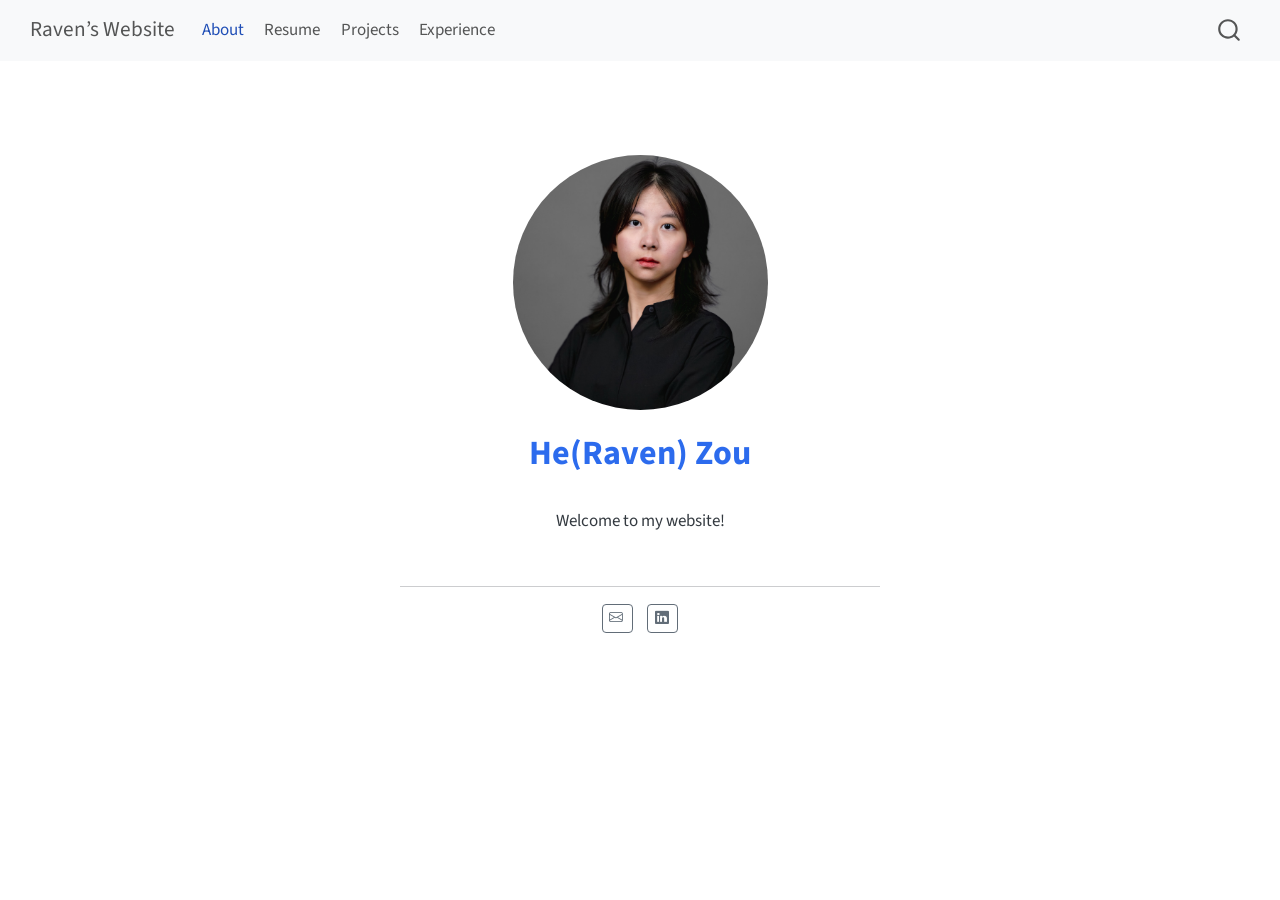
<file: docs/index.html>
<!DOCTYPE html>
<html xmlns="http://www.w3.org/1999/xhtml" lang="en" xml:lang="en"><head>

<meta charset="utf-8">
<meta name="generator" content="quarto-1.9.36">

<meta name="viewport" content="width=device-width, initial-scale=1.0, user-scalable=yes">


<title>He(Raven) Zou – Raven’s Website</title>
<style>
/* Default styles provided by pandoc.
** See https://pandoc.org/MANUAL.html#variables-for-html for config info.
*/
code{white-space: pre-wrap;}
span.smallcaps{font-variant: small-caps;}
div.columns{display: flex; gap: min(4vw, 1.5em);}
div.column{flex: auto; overflow-x: auto;}
div.hanging-indent{margin-left: 1.5em; text-indent: -1.5em;}
ul.task-list{list-style: none;}
ul.task-list li input[type="checkbox"] {
  width: 0.8em;
  margin: 0 0.8em 0.2em -1em; /* quarto-specific, see https://github.com/quarto-dev/quarto-cli/issues/4556 */ 
  vertical-align: middle;
}
</style>


<script src="site_libs/quarto-nav/quarto-nav.js"></script>
<script src="site_libs/quarto-nav/headroom.min.js"></script>
<script src="site_libs/clipboard/clipboard.min.js"></script>
<script src="site_libs/quarto-search/autocomplete.umd.js"></script>
<script src="site_libs/quarto-search/fuse.min.js"></script>
<script src="site_libs/quarto-search/quarto-search.js"></script>
<meta name="quarto:offset" content="./">
<script src="site_libs/quarto-html/quarto.js" type="module"></script>
<script src="site_libs/quarto-html/tabsets/tabsets.js" type="module"></script>
<script src="site_libs/quarto-html/popper.min.js"></script>
<script src="site_libs/quarto-html/tippy.umd.min.js"></script>
<link href="site_libs/quarto-html/tippy.css" rel="stylesheet">
<link href="site_libs/quarto-html/quarto-syntax-highlighting-845c23b38eaddc0f92fda52bfe77a8c8.css" rel="stylesheet" id="quarto-text-highlighting-styles">
<script src="site_libs/bootstrap/bootstrap.min.js"></script>
<link href="site_libs/bootstrap/bootstrap-icons.css" rel="stylesheet">
<link href="site_libs/bootstrap/bootstrap-158031087360bce0ff56dc785ce39e06.min.css" rel="stylesheet" append-hash="true" id="quarto-bootstrap" data-mode="light">
<script id="quarto-search-options" type="application/json">{
  "location": "navbar",
  "copy-button": false,
  "collapse-after": 3,
  "panel-placement": "end",
  "type": "overlay",
  "limit": 50,
  "keyboard-shortcut": [
    "f",
    "/",
    "s"
  ],
  "show-item-context": false,
  "language": {
    "search-no-results-text": "No results",
    "search-matching-documents-text": "matching documents",
    "search-copy-link-title": "Copy link to search",
    "search-hide-matches-text": "Hide additional matches",
    "search-more-match-text": "more match in this document",
    "search-more-matches-text": "more matches in this document",
    "search-clear-button-title": "Clear",
    "search-text-placeholder": "",
    "search-detached-cancel-button-title": "Cancel",
    "search-submit-button-title": "Submit",
    "search-label": "Search"
  }
}</script>


<link rel="stylesheet" href="styles.css">
</head>

<body class="nav-fixed fullcontent quarto-light">

<div id="quarto-search-results"></div>
  <header id="quarto-header" class="headroom fixed-top">
    <nav class="navbar navbar-expand-lg " data-bs-theme="dark">
      <div class="navbar-container container-fluid">
      <div class="navbar-brand-container mx-auto">
    <a class="navbar-brand" href="./index.html">
    <span class="navbar-title">Raven’s Website</span>
    </a>
  </div>
            <div id="quarto-search" class="" title="Search"></div>
          <button class="navbar-toggler" type="button" data-bs-toggle="collapse" data-bs-target="#navbarCollapse" aria-controls="navbarCollapse" role="menu" aria-expanded="false" aria-label="Toggle navigation" onclick="if (window.quartoToggleHeadroom) { window.quartoToggleHeadroom(); }">
  <span class="navbar-toggler-icon"></span>
</button>
          <div class="collapse navbar-collapse" id="navbarCollapse">
            <ul class="navbar-nav navbar-nav-scroll me-auto">
  <li class="nav-item">
    <a class="nav-link active" href="./index.html" aria-current="page"> 
<span class="menu-text">About</span></a>
  </li>  
  <li class="nav-item">
    <a class="nav-link" href="./resume.html"> 
<span class="menu-text">Resume</span></a>
  </li>  
  <li class="nav-item">
    <a class="nav-link" href="./projects.html"> 
<span class="menu-text">Projects</span></a>
  </li>  
  <li class="nav-item">
    <a class="nav-link" href="./experience.html"> 
<span class="menu-text">Experience</span></a>
  </li>  
</ul>
          </div> <!-- /navcollapse -->
            <div class="quarto-navbar-tools">
</div>
      </div> <!-- /container-fluid -->
    </nav>
</header>
<!-- content -->
<div id="quarto-content" class="quarto-container page-columns page-rows-contents page-layout-article page-navbar">
<!-- sidebar -->
<!-- margin-sidebar -->
    
<!-- main -->
<div class="quarto-about-jolla">
  <img src="files/profile_pic.jpg" class="about-image
  round " style="height: 15em; width: 15em;">
 <header id="title-block-header" class="quarto-title-block default">
<div class="quarto-title">
<h1 class="title">He(Raven) Zou</h1>
</div>
<div class="quarto-title-meta">
  </div>
</header><main class="content" id="quarto-document-content">
<p>Welcome to my website!</p>


</main> 
  <hr class="about-sep">
   <div class="about-links">
  <a href="mailto:hezou@ucsd.edu" class="about-link" rel="" target="">
    <i class="bi bi-envelope"></i>
     <span class="about-link-text"></span>
  </a>
  <a href="https://www.linkedin.com/in/he-zou" class="about-link" rel="" target="">
    <i class="bi bi-linkedin"></i>
     <span class="about-link-text"></span>
  </a>
</div>
</div>
 <!-- /main -->
<script id="quarto-html-after-body" type="application/javascript">
  window.document.addEventListener("DOMContentLoaded", function (event) {
    const isCodeAnnotation = (el) => {
      for (const clz of el.classList) {
        if (clz.startsWith('code-annotation-')) {                     
          return true;
        }
      }
      return false;
    }
    const onCopySuccess = function(e) {
      // button target
      const button = e.trigger;
      // don't keep focus
      button.blur();
      // flash "checked"
      button.classList.add('code-copy-button-checked');
      var currentTitle = button.getAttribute("title");
      button.setAttribute("title", "Copied!");
      let tooltip;
      if (window.bootstrap) {
        button.setAttribute("data-bs-toggle", "tooltip");
        button.setAttribute("data-bs-placement", "left");
        button.setAttribute("data-bs-title", "Copied!");
        tooltip = new bootstrap.Tooltip(button, 
          { trigger: "manual", 
            customClass: "code-copy-button-tooltip",
            offset: [0, -8]});
        tooltip.show();    
      }
      setTimeout(function() {
        if (tooltip) {
          tooltip.hide();
          button.removeAttribute("data-bs-title");
          button.removeAttribute("data-bs-toggle");
          button.removeAttribute("data-bs-placement");
        }
        button.setAttribute("title", currentTitle);
        button.classList.remove('code-copy-button-checked');
      }, 1000);
      // clear code selection
      e.clearSelection();
    }
    const getTextToCopy = function(trigger) {
      const outerScaffold = trigger.parentElement.cloneNode(true);
      const codeEl = outerScaffold.querySelector('code');
      for (const childEl of codeEl.children) {
        if (isCodeAnnotation(childEl)) {
          childEl.remove();
        }
      }
      return codeEl.innerText;
    }
    const clipboard = new window.ClipboardJS('.code-copy-button:not([data-in-quarto-modal])', {
      text: getTextToCopy
    });
    clipboard.on('success', onCopySuccess);
    if (window.document.getElementById('quarto-embedded-source-code-modal')) {
      const clipboardModal = new window.ClipboardJS('.code-copy-button[data-in-quarto-modal]', {
        text: getTextToCopy,
        container: window.document.getElementById('quarto-embedded-source-code-modal')
      });
      clipboardModal.on('success', onCopySuccess);
    }
      var localhostRegex = new RegExp(/^(?:http|https):\/\/localhost\:?[0-9]*\//);
      var mailtoRegex = new RegExp(/^mailto:/);
        var filterRegex = new RegExp('/' + window.location.host + '/');
      var isInternal = (href) => {
          return filterRegex.test(href) || localhostRegex.test(href) || mailtoRegex.test(href);
      }
      // Inspect non-navigation links and adorn them if external
     var links = window.document.querySelectorAll('a[href]:not(.nav-link):not(.navbar-brand):not(.toc-action):not(.sidebar-link):not(.sidebar-item-toggle):not(.pagination-link):not(.no-external):not([aria-hidden]):not(.dropdown-item):not(.quarto-navigation-tool):not(.about-link)');
      for (var i=0; i<links.length; i++) {
        const link = links[i];
        if (!isInternal(link.href)) {
          // undo the damage that might have been done by quarto-nav.js in the case of
          // links that we want to consider external
          if (link.dataset.originalHref !== undefined) {
            link.href = link.dataset.originalHref;
          }
        }
      }
    function tippyHover(el, contentFn, onTriggerFn, onUntriggerFn) {
      const config = {
        allowHTML: true,
        maxWidth: 500,
        delay: 100,
        arrow: false,
        appendTo: function(el) {
            return el.parentElement;
        },
        interactive: true,
        interactiveBorder: 10,
        theme: 'quarto',
        placement: 'bottom-start',
      };
      if (contentFn) {
        config.content = contentFn;
      }
      if (onTriggerFn) {
        config.onTrigger = onTriggerFn;
      }
      if (onUntriggerFn) {
        config.onUntrigger = onUntriggerFn;
      }
      window.tippy(el, config); 
    }
    const noterefs = window.document.querySelectorAll('a[role="doc-noteref"]');
    for (var i=0; i<noterefs.length; i++) {
      const ref = noterefs[i];
      tippyHover(ref, function() {
        // use id or data attribute instead here
        let href = ref.getAttribute('data-footnote-href') || ref.getAttribute('href');
        try { href = new URL(href).hash; } catch {}
        const id = href.replace(/^#\/?/, "");
        const note = window.document.getElementById(id);
        if (note) {
          return note.innerHTML;
        } else {
          return "";
        }
      });
    }
    const xrefs = window.document.querySelectorAll('a.quarto-xref');
    const processXRef = (id, note) => {
      // Strip column container classes
      const stripColumnClz = (el) => {
        el.classList.remove("page-full", "page-columns");
        if (el.children) {
          for (const child of el.children) {
            stripColumnClz(child);
          }
        }
      }
      stripColumnClz(note)
      if (id === null || id.startsWith('sec-')) {
        // Special case sections, only their first couple elements
        const container = document.createElement("div");
        if (note.children && note.children.length > 2) {
          container.appendChild(note.children[0].cloneNode(true));
          for (let i = 1; i < note.children.length; i++) {
            const child = note.children[i];
            if (child.tagName === "P" && child.innerText === "") {
              continue;
            } else {
              container.appendChild(child.cloneNode(true));
              break;
            }
          }
          if (window.Quarto?.typesetMath) {
            window.Quarto.typesetMath(container);
          }
          return container.innerHTML
        } else {
          if (window.Quarto?.typesetMath) {
            window.Quarto.typesetMath(note);
          }
          return note.innerHTML;
        }
      } else {
        // Remove any anchor links if they are present
        const anchorLink = note.querySelector('a.anchorjs-link');
        if (anchorLink) {
          anchorLink.remove();
        }
        if (window.Quarto?.typesetMath) {
          window.Quarto.typesetMath(note);
        }
        if (note.classList.contains("callout")) {
          return note.outerHTML;
        } else {
          return note.innerHTML;
        }
      }
    }
    for (var i=0; i<xrefs.length; i++) {
      const xref = xrefs[i];
      tippyHover(xref, undefined, function(instance) {
        instance.disable();
        let url = xref.getAttribute('href');
        let hash = undefined; 
        if (url.startsWith('#')) {
          hash = url;
        } else {
          try { hash = new URL(url).hash; } catch {}
        }
        if (hash) {
          const id = hash.replace(/^#\/?/, "");
          const note = window.document.getElementById(id);
          if (note !== null) {
            try {
              const html = processXRef(id, note.cloneNode(true));
              instance.setContent(html);
            } finally {
              instance.enable();
              instance.show();
            }
          } else {
            // See if we can fetch this
            fetch(url.split('#')[0])
            .then(res => res.text())
            .then(html => {
              const parser = new DOMParser();
              const htmlDoc = parser.parseFromString(html, "text/html");
              const note = htmlDoc.getElementById(id);
              if (note !== null) {
                const html = processXRef(id, note);
                instance.setContent(html);
              } 
            }).finally(() => {
              instance.enable();
              instance.show();
            });
          }
        } else {
          // See if we can fetch a full url (with no hash to target)
          // This is a special case and we should probably do some content thinning / targeting
          fetch(url)
          .then(res => res.text())
          .then(html => {
            const parser = new DOMParser();
            const htmlDoc = parser.parseFromString(html, "text/html");
            const note = htmlDoc.querySelector('main.content');
            if (note !== null) {
              // This should only happen for chapter cross references
              // (since there is no id in the URL)
              // remove the first header
              if (note.children.length > 0 && note.children[0].tagName === "HEADER") {
                note.children[0].remove();
              }
              const html = processXRef(null, note);
              instance.setContent(html);
            } 
          }).finally(() => {
            instance.enable();
            instance.show();
          });
        }
      }, function(instance) {
      });
    }
        let selectedAnnoteEl;
        const selectorForAnnotation = ( cell, annotation) => {
          let cellAttr = 'data-code-cell="' + cell + '"';
          let lineAttr = 'data-code-annotation="' +  annotation + '"';
          const selector = 'span[' + cellAttr + '][' + lineAttr + ']';
          return selector;
        }
        const selectCodeLines = (annoteEl) => {
          const doc = window.document;
          const targetCell = annoteEl.getAttribute("data-target-cell");
          const targetAnnotation = annoteEl.getAttribute("data-target-annotation");
          const annoteSpan = window.document.querySelector(selectorForAnnotation(targetCell, targetAnnotation));
          const lines = annoteSpan.getAttribute("data-code-lines").split(",");
          const lineIds = lines.map((line) => {
            return targetCell + "-" + line;
          })
          let top = null;
          let height = null;
          let parent = null;
          if (lineIds.length > 0) {
              //compute the position of the single el (top and bottom and make a div)
              const el = window.document.getElementById(lineIds[0]);
              top = el.offsetTop;
              height = el.offsetHeight;
              parent = el.parentElement.parentElement;
            if (lineIds.length > 1) {
              const lastEl = window.document.getElementById(lineIds[lineIds.length - 1]);
              const bottom = lastEl.offsetTop + lastEl.offsetHeight;
              height = bottom - top;
            }
            if (top !== null && height !== null && parent !== null) {
              // cook up a div (if necessary) and position it 
              let div = window.document.getElementById("code-annotation-line-highlight");
              if (div === null) {
                div = window.document.createElement("div");
                div.setAttribute("id", "code-annotation-line-highlight");
                div.style.position = 'absolute';
                parent.appendChild(div);
              }
              div.style.top = top - 2 + "px";
              div.style.height = height + 4 + "px";
              div.style.left = 0;
              let gutterDiv = window.document.getElementById("code-annotation-line-highlight-gutter");
              if (gutterDiv === null) {
                gutterDiv = window.document.createElement("div");
                gutterDiv.setAttribute("id", "code-annotation-line-highlight-gutter");
                gutterDiv.style.position = 'absolute';
                const codeCell = window.document.getElementById(targetCell);
                const gutter = codeCell.querySelector('.code-annotation-gutter');
                gutter.appendChild(gutterDiv);
              }
              gutterDiv.style.top = top - 2 + "px";
              gutterDiv.style.height = height + 4 + "px";
            }
            selectedAnnoteEl = annoteEl;
          }
        };
        const unselectCodeLines = () => {
          const elementsIds = ["code-annotation-line-highlight", "code-annotation-line-highlight-gutter"];
          elementsIds.forEach((elId) => {
            const div = window.document.getElementById(elId);
            if (div) {
              div.remove();
            }
          });
          selectedAnnoteEl = undefined;
        };
          // Handle positioning of the toggle
      window.addEventListener(
        "resize",
        throttle(() => {
          elRect = undefined;
          if (selectedAnnoteEl) {
            selectCodeLines(selectedAnnoteEl);
          }
        }, 10)
      );
      function throttle(fn, ms) {
      let throttle = false;
      let timer;
        return (...args) => {
          if(!throttle) { // first call gets through
              fn.apply(this, args);
              throttle = true;
          } else { // all the others get throttled
              if(timer) clearTimeout(timer); // cancel #2
              timer = setTimeout(() => {
                fn.apply(this, args);
                timer = throttle = false;
              }, ms);
          }
        };
      }
        // Attach click handler to the DT
        const annoteDls = window.document.querySelectorAll('dt[data-target-cell]');
        for (const annoteDlNode of annoteDls) {
          annoteDlNode.addEventListener('click', (event) => {
            const clickedEl = event.target;
            if (clickedEl !== selectedAnnoteEl) {
              unselectCodeLines();
              const activeEl = window.document.querySelector('dt[data-target-cell].code-annotation-active');
              if (activeEl) {
                activeEl.classList.remove('code-annotation-active');
              }
              selectCodeLines(clickedEl);
              clickedEl.classList.add('code-annotation-active');
            } else {
              // Unselect the line
              unselectCodeLines();
              clickedEl.classList.remove('code-annotation-active');
            }
          });
        }
    const findCites = (el) => {
      const parentEl = el.parentElement;
      if (parentEl) {
        const cites = parentEl.dataset.cites;
        if (cites) {
          return {
            el,
            cites: cites.split(' ')
          };
        } else {
          return findCites(el.parentElement)
        }
      } else {
        return undefined;
      }
    };
    var bibliorefs = window.document.querySelectorAll('a[role="doc-biblioref"]');
    for (var i=0; i<bibliorefs.length; i++) {
      const ref = bibliorefs[i];
      const citeInfo = findCites(ref);
      if (citeInfo) {
        tippyHover(citeInfo.el, function() {
          var popup = window.document.createElement('div');
          citeInfo.cites.forEach(function(cite) {
            var citeDiv = window.document.createElement('div');
            citeDiv.classList.add('hanging-indent');
            citeDiv.classList.add('csl-entry');
            var biblioDiv = window.document.getElementById('ref-' + cite);
            if (biblioDiv) {
              citeDiv.innerHTML = biblioDiv.innerHTML;
            }
            popup.appendChild(citeDiv);
          });
          return popup.innerHTML;
        });
      }
    }
  });
  </script>
</div> <!-- /content -->




</body></html>
</file>
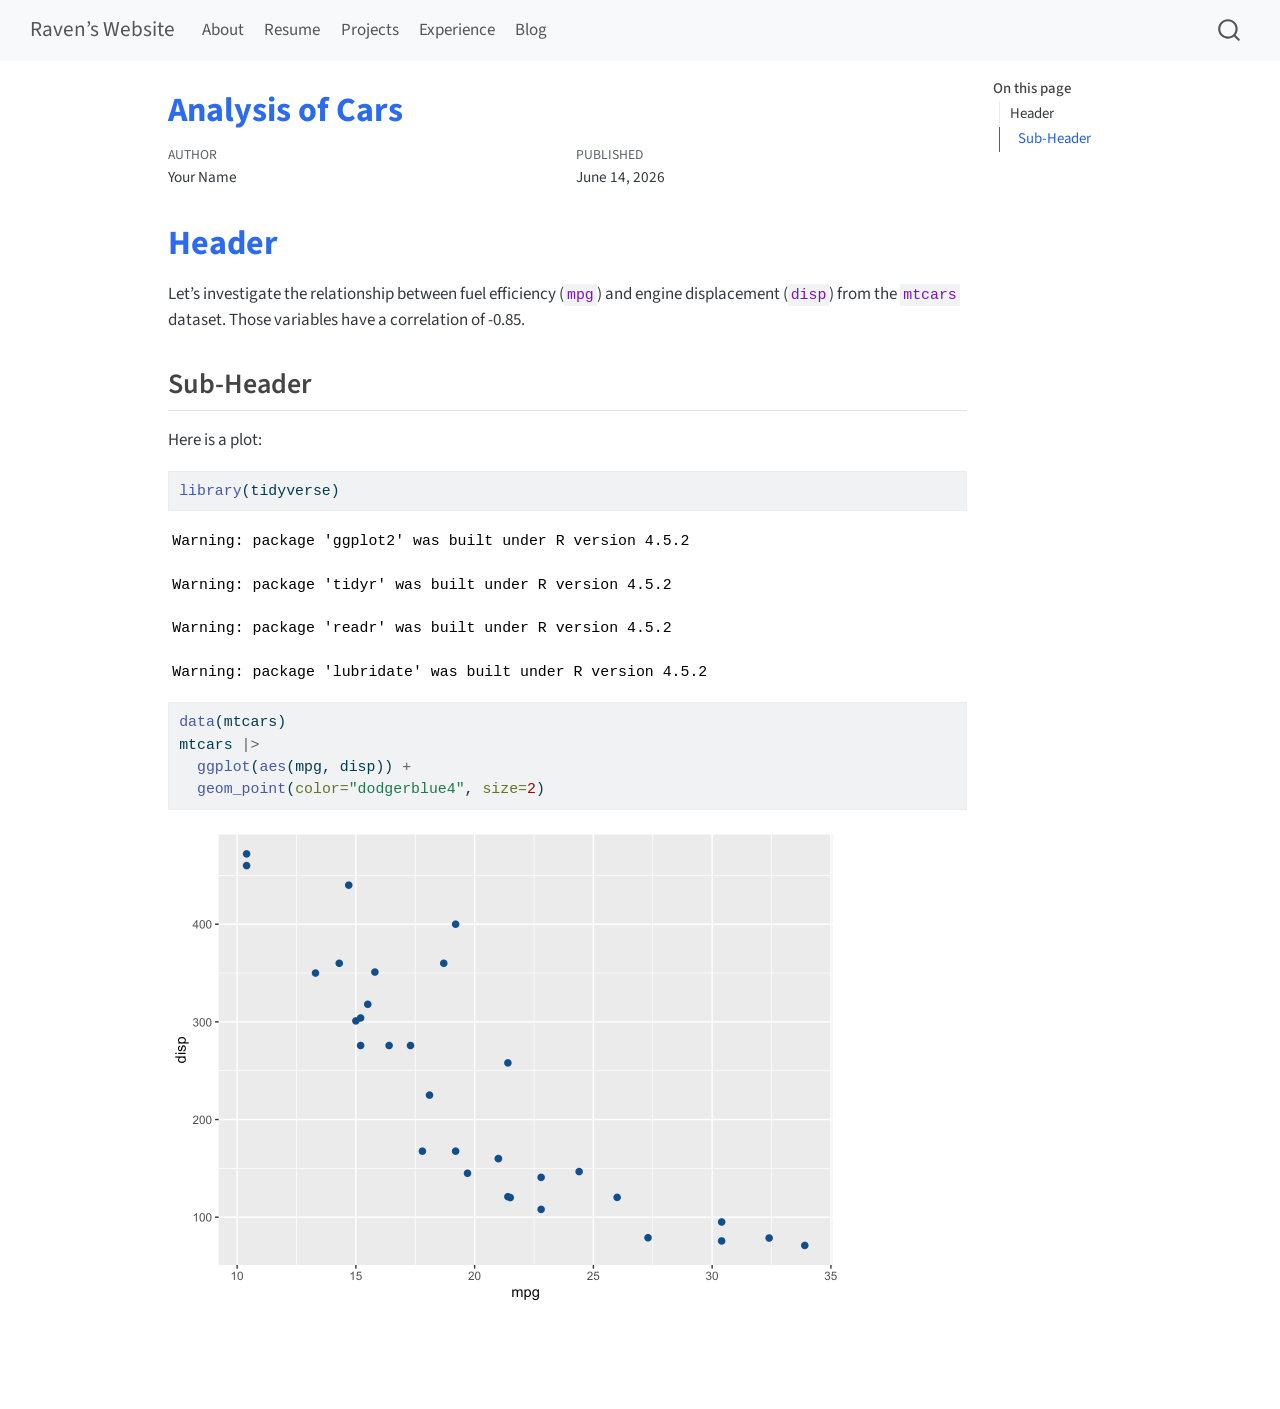
<file: docs/projects/project1/index.html>
<!DOCTYPE html>
<html xmlns="http://www.w3.org/1999/xhtml" lang="en" xml:lang="en"><head>

<meta charset="utf-8">
<meta name="generator" content="quarto-1.9.36">

<meta name="viewport" content="width=device-width, initial-scale=1.0, user-scalable=yes">

<meta name="author" content="Your Name">
<meta name="dcterms.date" content="2026-06-14">

<title>Analysis of Cars – Raven’s Website</title>
<style>
/* Default styles provided by pandoc.
** See https://pandoc.org/MANUAL.html#variables-for-html for config info.
*/
code{white-space: pre-wrap;}
span.smallcaps{font-variant: small-caps;}
div.columns{display: flex; gap: min(4vw, 1.5em);}
div.column{flex: auto; overflow-x: auto;}
div.hanging-indent{margin-left: 1.5em; text-indent: -1.5em;}
ul.task-list{list-style: none;}
ul.task-list li input[type="checkbox"] {
  width: 0.8em;
  margin: 0 0.8em 0.2em -1em; /* quarto-specific, see https://github.com/quarto-dev/quarto-cli/issues/4556 */ 
  vertical-align: middle;
}
/* CSS for syntax highlighting */
html { -webkit-text-size-adjust: 100%; }
pre > code.sourceCode { white-space: pre; position: relative; }
pre > code.sourceCode > span { display: inline-block; line-height: 1.25; }
pre > code.sourceCode > span:empty { height: 1.2em; }
.sourceCode { overflow: visible; }
code.sourceCode > span { color: inherit; text-decoration: inherit; }
div.sourceCode { margin: 1em 0; }
pre.sourceCode { margin: 0; }
@media screen {
div.sourceCode { overflow: auto; }
}
@media print {
pre > code.sourceCode { white-space: pre-wrap; }
pre > code.sourceCode > span { text-indent: -5em; padding-left: 5em; }
}
pre.numberSource code
  { counter-reset: source-line 0; }
pre.numberSource code > span
  { position: relative; left: -4em; counter-increment: source-line; }
pre.numberSource code > span > a:first-child::before
  { content: counter(source-line);
    position: relative; left: -1em; text-align: right; vertical-align: baseline;
    border: none; display: inline-block;
    -webkit-touch-callout: none; -webkit-user-select: none;
    -khtml-user-select: none; -moz-user-select: none;
    -ms-user-select: none; user-select: none;
    padding: 0 4px; width: 4em;
  }
pre.numberSource { margin-left: 3em;  padding-left: 4px; }
div.sourceCode
  {   }
@media screen {
pre > code.sourceCode > span > a:first-child::before { text-decoration: underline; }
}
</style>


<script src="../../site_libs/quarto-nav/quarto-nav.js"></script>
<script src="../../site_libs/quarto-nav/headroom.min.js"></script>
<script src="../../site_libs/clipboard/clipboard.min.js"></script>
<script src="../../site_libs/quarto-search/autocomplete.umd.js"></script>
<script src="../../site_libs/quarto-search/fuse.min.js"></script>
<script src="../../site_libs/quarto-search/quarto-search.js"></script>
<meta name="quarto:offset" content="../../">
<script src="../../site_libs/quarto-html/quarto.js" type="module"></script>
<script src="../../site_libs/quarto-html/tabsets/tabsets.js" type="module"></script>
<script src="../../site_libs/quarto-html/popper.min.js"></script>
<script src="../../site_libs/quarto-html/tippy.umd.min.js"></script>
<script src="../../site_libs/quarto-html/anchor.min.js"></script>
<link href="../../site_libs/quarto-html/tippy.css" rel="stylesheet">
<link href="../../site_libs/quarto-html/quarto-syntax-highlighting-845c23b38eaddc0f92fda52bfe77a8c8.css" rel="stylesheet" id="quarto-text-highlighting-styles">
<script src="../../site_libs/bootstrap/bootstrap.min.js"></script>
<link href="../../site_libs/bootstrap/bootstrap-icons.css" rel="stylesheet">
<link href="../../site_libs/bootstrap/bootstrap-158031087360bce0ff56dc785ce39e06.min.css" rel="stylesheet" append-hash="true" id="quarto-bootstrap" data-mode="light">
<script id="quarto-search-options" type="application/json">{
  "location": "navbar",
  "copy-button": false,
  "collapse-after": 3,
  "panel-placement": "end",
  "type": "overlay",
  "limit": 50,
  "keyboard-shortcut": [
    "f",
    "/",
    "s"
  ],
  "show-item-context": false,
  "language": {
    "search-no-results-text": "No results",
    "search-matching-documents-text": "matching documents",
    "search-copy-link-title": "Copy link to search",
    "search-hide-matches-text": "Hide additional matches",
    "search-more-match-text": "more match in this document",
    "search-more-matches-text": "more matches in this document",
    "search-clear-button-title": "Clear",
    "search-text-placeholder": "",
    "search-detached-cancel-button-title": "Cancel",
    "search-submit-button-title": "Submit",
    "search-label": "Search"
  }
}</script>


<link rel="stylesheet" href="../../styles.css">
</head>

<body class="nav-fixed quarto-light">

<div id="quarto-search-results"></div>
  <header id="quarto-header" class="headroom fixed-top">
    <nav class="navbar navbar-expand-lg " data-bs-theme="dark">
      <div class="navbar-container container-fluid">
      <div class="navbar-brand-container mx-auto">
    <a class="navbar-brand" href="../../index.html">
    <span class="navbar-title">Raven’s Website</span>
    </a>
  </div>
            <div id="quarto-search" class="" title="Search"></div>
          <button class="navbar-toggler" type="button" data-bs-toggle="collapse" data-bs-target="#navbarCollapse" aria-controls="navbarCollapse" role="menu" aria-expanded="false" aria-label="Toggle navigation" onclick="if (window.quartoToggleHeadroom) { window.quartoToggleHeadroom(); }">
  <span class="navbar-toggler-icon"></span>
</button>
          <div class="collapse navbar-collapse" id="navbarCollapse">
            <ul class="navbar-nav navbar-nav-scroll me-auto">
  <li class="nav-item">
    <a class="nav-link" href="../../index.html"> 
<span class="menu-text">About</span></a>
  </li>  
  <li class="nav-item">
    <a class="nav-link" href="../../resume.html"> 
<span class="menu-text">Resume</span></a>
  </li>  
  <li class="nav-item">
    <a class="nav-link" href="../../projects.html"> 
<span class="menu-text">Projects</span></a>
  </li>  
  <li class="nav-item">
    <a class="nav-link" href="../../experience.html"> 
<span class="menu-text">Experience</span></a>
  </li>  
  <li class="nav-item">
    <a class="nav-link" href="../../blog.html"> 
<span class="menu-text">Blog</span></a>
  </li>  
</ul>
          </div> <!-- /navcollapse -->
            <div class="quarto-navbar-tools">
</div>
      </div> <!-- /container-fluid -->
    </nav>
</header>
<!-- content -->
<div id="quarto-content" class="quarto-container page-columns page-rows-contents page-layout-article page-navbar">
<!-- sidebar -->
<!-- margin-sidebar -->
    <div id="quarto-margin-sidebar" class="sidebar margin-sidebar">
        <nav id="TOC" role="doc-toc" class="toc-active">
    <h2 id="toc-title">On this page</h2>
   
  <ul>
  <li><a href="#header" id="toc-header" class="nav-link active" data-scroll-target="#header">Header</a>
  <ul class="collapse">
  <li><a href="#sub-header" id="toc-sub-header" class="nav-link" data-scroll-target="#sub-header">Sub-Header</a></li>
  </ul></li>
  </ul>
</nav>
    </div>
<!-- main -->
<main class="content" id="quarto-document-content">

<header id="title-block-header" class="quarto-title-block default">
<div class="quarto-title">
<h1 class="title">Analysis of Cars</h1>
</div>



<div class="quarto-title-meta">

    <div>
    <div class="quarto-title-meta-heading">Author</div>
    <div class="quarto-title-meta-contents">
             <p>Your Name </p>
          </div>
  </div>
    
    <div>
    <div class="quarto-title-meta-heading">Published</div>
    <div class="quarto-title-meta-contents">
      <p class="date">June 14, 2026</p>
    </div>
  </div>
  
    
  </div>
  


</header>


<section id="header" class="level1">
<h1>Header</h1>
<p>Let’s investigate the relationship between fuel efficiency (<code>mpg</code>) and engine displacement (<code>disp</code>) from the <code>mtcars</code> dataset. Those variables have a correlation of -0.85.</p>
<section id="sub-header" class="level2">
<h2 class="anchored" data-anchor-id="sub-header">Sub-Header</h2>
<p>Here is a plot:</p>
<div class="cell">
<div class="code-copy-outer-scaffold"><div class="sourceCode cell-code" id="cb1"><pre class="sourceCode r code-with-copy"><code class="sourceCode r"><span id="cb1-1"><a href="#cb1-1" aria-hidden="true" tabindex="-1"></a><span class="fu">library</span>(tidyverse)</span></code></pre></div><button title="Copy to Clipboard" class="code-copy-button"><i class="bi"></i></button></div>
<div class="cell-output cell-output-stderr">
<pre><code>Warning: package 'ggplot2' was built under R version 4.5.2</code></pre>
</div>
<div class="cell-output cell-output-stderr">
<pre><code>Warning: package 'tidyr' was built under R version 4.5.2</code></pre>
</div>
<div class="cell-output cell-output-stderr">
<pre><code>Warning: package 'readr' was built under R version 4.5.2</code></pre>
</div>
<div class="cell-output cell-output-stderr">
<pre><code>Warning: package 'lubridate' was built under R version 4.5.2</code></pre>
</div>
<div class="code-copy-outer-scaffold"><div class="sourceCode cell-code" id="cb6"><pre class="sourceCode r code-with-copy"><code class="sourceCode r"><span id="cb6-1"><a href="#cb6-1" aria-hidden="true" tabindex="-1"></a><span class="fu">data</span>(mtcars)</span>
<span id="cb6-2"><a href="#cb6-2" aria-hidden="true" tabindex="-1"></a>mtcars <span class="sc">|&gt;</span></span>
<span id="cb6-3"><a href="#cb6-3" aria-hidden="true" tabindex="-1"></a>  <span class="fu">ggplot</span>(<span class="fu">aes</span>(mpg, disp)) <span class="sc">+</span></span>
<span id="cb6-4"><a href="#cb6-4" aria-hidden="true" tabindex="-1"></a>  <span class="fu">geom_point</span>(<span class="at">color=</span><span class="st">"dodgerblue4"</span>, <span class="at">size=</span><span class="dv">2</span>)</span></code></pre></div><button title="Copy to Clipboard" class="code-copy-button"><i class="bi"></i></button></div>
<div class="cell-output-display">
<div>
<figure class="figure">
<p><img src="index_files/figure-html/unnamed-chunk-1-1.png" class="img-fluid figure-img" width="672"></p>
</figure>
</div>
</div>
</div>


</section>
</section>

</main> <!-- /main -->
<script id="quarto-html-after-body" type="application/javascript">
  window.document.addEventListener("DOMContentLoaded", function (event) {
    const icon = "";
    const anchorJS = new window.AnchorJS();
    anchorJS.options = {
      placement: 'right',
      icon: icon
    };
    anchorJS.add('.anchored');
    const isCodeAnnotation = (el) => {
      for (const clz of el.classList) {
        if (clz.startsWith('code-annotation-')) {                     
          return true;
        }
      }
      return false;
    }
    const onCopySuccess = function(e) {
      // button target
      const button = e.trigger;
      // don't keep focus
      button.blur();
      // flash "checked"
      button.classList.add('code-copy-button-checked');
      var currentTitle = button.getAttribute("title");
      button.setAttribute("title", "Copied!");
      let tooltip;
      if (window.bootstrap) {
        button.setAttribute("data-bs-toggle", "tooltip");
        button.setAttribute("data-bs-placement", "left");
        button.setAttribute("data-bs-title", "Copied!");
        tooltip = new bootstrap.Tooltip(button, 
          { trigger: "manual", 
            customClass: "code-copy-button-tooltip",
            offset: [0, -8]});
        tooltip.show();    
      }
      setTimeout(function() {
        if (tooltip) {
          tooltip.hide();
          button.removeAttribute("data-bs-title");
          button.removeAttribute("data-bs-toggle");
          button.removeAttribute("data-bs-placement");
        }
        button.setAttribute("title", currentTitle);
        button.classList.remove('code-copy-button-checked');
      }, 1000);
      // clear code selection
      e.clearSelection();
    }
    const getTextToCopy = function(trigger) {
      const outerScaffold = trigger.parentElement.cloneNode(true);
      const codeEl = outerScaffold.querySelector('code');
      for (const childEl of codeEl.children) {
        if (isCodeAnnotation(childEl)) {
          childEl.remove();
        }
      }
      return codeEl.innerText;
    }
    const clipboard = new window.ClipboardJS('.code-copy-button:not([data-in-quarto-modal])', {
      text: getTextToCopy
    });
    clipboard.on('success', onCopySuccess);
    if (window.document.getElementById('quarto-embedded-source-code-modal')) {
      const clipboardModal = new window.ClipboardJS('.code-copy-button[data-in-quarto-modal]', {
        text: getTextToCopy,
        container: window.document.getElementById('quarto-embedded-source-code-modal')
      });
      clipboardModal.on('success', onCopySuccess);
    }
      var localhostRegex = new RegExp(/^(?:http|https):\/\/localhost\:?[0-9]*\//);
      var mailtoRegex = new RegExp(/^mailto:/);
        var filterRegex = new RegExp('/' + window.location.host + '/');
      var isInternal = (href) => {
          return filterRegex.test(href) || localhostRegex.test(href) || mailtoRegex.test(href);
      }
      // Inspect non-navigation links and adorn them if external
     var links = window.document.querySelectorAll('a[href]:not(.nav-link):not(.navbar-brand):not(.toc-action):not(.sidebar-link):not(.sidebar-item-toggle):not(.pagination-link):not(.no-external):not([aria-hidden]):not(.dropdown-item):not(.quarto-navigation-tool):not(.about-link)');
      for (var i=0; i<links.length; i++) {
        const link = links[i];
        if (!isInternal(link.href)) {
          // undo the damage that might have been done by quarto-nav.js in the case of
          // links that we want to consider external
          if (link.dataset.originalHref !== undefined) {
            link.href = link.dataset.originalHref;
          }
        }
      }
    function tippyHover(el, contentFn, onTriggerFn, onUntriggerFn) {
      const config = {
        allowHTML: true,
        maxWidth: 500,
        delay: 100,
        arrow: false,
        appendTo: function(el) {
            return el.parentElement;
        },
        interactive: true,
        interactiveBorder: 10,
        theme: 'quarto',
        placement: 'bottom-start',
      };
      if (contentFn) {
        config.content = contentFn;
      }
      if (onTriggerFn) {
        config.onTrigger = onTriggerFn;
      }
      if (onUntriggerFn) {
        config.onUntrigger = onUntriggerFn;
      }
      window.tippy(el, config); 
    }
    const noterefs = window.document.querySelectorAll('a[role="doc-noteref"]');
    for (var i=0; i<noterefs.length; i++) {
      const ref = noterefs[i];
      tippyHover(ref, function() {
        // use id or data attribute instead here
        let href = ref.getAttribute('data-footnote-href') || ref.getAttribute('href');
        try { href = new URL(href).hash; } catch {}
        const id = href.replace(/^#\/?/, "");
        const note = window.document.getElementById(id);
        if (note) {
          return note.innerHTML;
        } else {
          return "";
        }
      });
    }
    const xrefs = window.document.querySelectorAll('a.quarto-xref');
    const processXRef = (id, note) => {
      // Strip column container classes
      const stripColumnClz = (el) => {
        el.classList.remove("page-full", "page-columns");
        if (el.children) {
          for (const child of el.children) {
            stripColumnClz(child);
          }
        }
      }
      stripColumnClz(note)
      if (id === null || id.startsWith('sec-')) {
        // Special case sections, only their first couple elements
        const container = document.createElement("div");
        if (note.children && note.children.length > 2) {
          container.appendChild(note.children[0].cloneNode(true));
          for (let i = 1; i < note.children.length; i++) {
            const child = note.children[i];
            if (child.tagName === "P" && child.innerText === "") {
              continue;
            } else {
              container.appendChild(child.cloneNode(true));
              break;
            }
          }
          if (window.Quarto?.typesetMath) {
            window.Quarto.typesetMath(container);
          }
          return container.innerHTML
        } else {
          if (window.Quarto?.typesetMath) {
            window.Quarto.typesetMath(note);
          }
          return note.innerHTML;
        }
      } else {
        // Remove any anchor links if they are present
        const anchorLink = note.querySelector('a.anchorjs-link');
        if (anchorLink) {
          anchorLink.remove();
        }
        if (window.Quarto?.typesetMath) {
          window.Quarto.typesetMath(note);
        }
        if (note.classList.contains("callout")) {
          return note.outerHTML;
        } else {
          return note.innerHTML;
        }
      }
    }
    for (var i=0; i<xrefs.length; i++) {
      const xref = xrefs[i];
      tippyHover(xref, undefined, function(instance) {
        instance.disable();
        let url = xref.getAttribute('href');
        let hash = undefined; 
        if (url.startsWith('#')) {
          hash = url;
        } else {
          try { hash = new URL(url).hash; } catch {}
        }
        if (hash) {
          const id = hash.replace(/^#\/?/, "");
          const note = window.document.getElementById(id);
          if (note !== null) {
            try {
              const html = processXRef(id, note.cloneNode(true));
              instance.setContent(html);
            } finally {
              instance.enable();
              instance.show();
            }
          } else {
            // See if we can fetch this
            fetch(url.split('#')[0])
            .then(res => res.text())
            .then(html => {
              const parser = new DOMParser();
              const htmlDoc = parser.parseFromString(html, "text/html");
              const note = htmlDoc.getElementById(id);
              if (note !== null) {
                const html = processXRef(id, note);
                instance.setContent(html);
              } 
            }).finally(() => {
              instance.enable();
              instance.show();
            });
          }
        } else {
          // See if we can fetch a full url (with no hash to target)
          // This is a special case and we should probably do some content thinning / targeting
          fetch(url)
          .then(res => res.text())
          .then(html => {
            const parser = new DOMParser();
            const htmlDoc = parser.parseFromString(html, "text/html");
            const note = htmlDoc.querySelector('main.content');
            if (note !== null) {
              // This should only happen for chapter cross references
              // (since there is no id in the URL)
              // remove the first header
              if (note.children.length > 0 && note.children[0].tagName === "HEADER") {
                note.children[0].remove();
              }
              const html = processXRef(null, note);
              instance.setContent(html);
            } 
          }).finally(() => {
            instance.enable();
            instance.show();
          });
        }
      }, function(instance) {
      });
    }
        let selectedAnnoteEl;
        const selectorForAnnotation = ( cell, annotation) => {
          let cellAttr = 'data-code-cell="' + cell + '"';
          let lineAttr = 'data-code-annotation="' +  annotation + '"';
          const selector = 'span[' + cellAttr + '][' + lineAttr + ']';
          return selector;
        }
        const selectCodeLines = (annoteEl) => {
          const doc = window.document;
          const targetCell = annoteEl.getAttribute("data-target-cell");
          const targetAnnotation = annoteEl.getAttribute("data-target-annotation");
          const annoteSpan = window.document.querySelector(selectorForAnnotation(targetCell, targetAnnotation));
          const lines = annoteSpan.getAttribute("data-code-lines").split(",");
          const lineIds = lines.map((line) => {
            return targetCell + "-" + line;
          })
          let top = null;
          let height = null;
          let parent = null;
          if (lineIds.length > 0) {
              //compute the position of the single el (top and bottom and make a div)
              const el = window.document.getElementById(lineIds[0]);
              top = el.offsetTop;
              height = el.offsetHeight;
              parent = el.parentElement.parentElement;
            if (lineIds.length > 1) {
              const lastEl = window.document.getElementById(lineIds[lineIds.length - 1]);
              const bottom = lastEl.offsetTop + lastEl.offsetHeight;
              height = bottom - top;
            }
            if (top !== null && height !== null && parent !== null) {
              // cook up a div (if necessary) and position it 
              let div = window.document.getElementById("code-annotation-line-highlight");
              if (div === null) {
                div = window.document.createElement("div");
                div.setAttribute("id", "code-annotation-line-highlight");
                div.style.position = 'absolute';
                parent.appendChild(div);
              }
              div.style.top = top - 2 + "px";
              div.style.height = height + 4 + "px";
              div.style.left = 0;
              let gutterDiv = window.document.getElementById("code-annotation-line-highlight-gutter");
              if (gutterDiv === null) {
                gutterDiv = window.document.createElement("div");
                gutterDiv.setAttribute("id", "code-annotation-line-highlight-gutter");
                gutterDiv.style.position = 'absolute';
                const codeCell = window.document.getElementById(targetCell);
                const gutter = codeCell.querySelector('.code-annotation-gutter');
                gutter.appendChild(gutterDiv);
              }
              gutterDiv.style.top = top - 2 + "px";
              gutterDiv.style.height = height + 4 + "px";
            }
            selectedAnnoteEl = annoteEl;
          }
        };
        const unselectCodeLines = () => {
          const elementsIds = ["code-annotation-line-highlight", "code-annotation-line-highlight-gutter"];
          elementsIds.forEach((elId) => {
            const div = window.document.getElementById(elId);
            if (div) {
              div.remove();
            }
          });
          selectedAnnoteEl = undefined;
        };
          // Handle positioning of the toggle
      window.addEventListener(
        "resize",
        throttle(() => {
          elRect = undefined;
          if (selectedAnnoteEl) {
            selectCodeLines(selectedAnnoteEl);
          }
        }, 10)
      );
      function throttle(fn, ms) {
      let throttle = false;
      let timer;
        return (...args) => {
          if(!throttle) { // first call gets through
              fn.apply(this, args);
              throttle = true;
          } else { // all the others get throttled
              if(timer) clearTimeout(timer); // cancel #2
              timer = setTimeout(() => {
                fn.apply(this, args);
                timer = throttle = false;
              }, ms);
          }
        };
      }
        // Attach click handler to the DT
        const annoteDls = window.document.querySelectorAll('dt[data-target-cell]');
        for (const annoteDlNode of annoteDls) {
          annoteDlNode.addEventListener('click', (event) => {
            const clickedEl = event.target;
            if (clickedEl !== selectedAnnoteEl) {
              unselectCodeLines();
              const activeEl = window.document.querySelector('dt[data-target-cell].code-annotation-active');
              if (activeEl) {
                activeEl.classList.remove('code-annotation-active');
              }
              selectCodeLines(clickedEl);
              clickedEl.classList.add('code-annotation-active');
            } else {
              // Unselect the line
              unselectCodeLines();
              clickedEl.classList.remove('code-annotation-active');
            }
          });
        }
    const findCites = (el) => {
      const parentEl = el.parentElement;
      if (parentEl) {
        const cites = parentEl.dataset.cites;
        if (cites) {
          return {
            el,
            cites: cites.split(' ')
          };
        } else {
          return findCites(el.parentElement)
        }
      } else {
        return undefined;
      }
    };
    var bibliorefs = window.document.querySelectorAll('a[role="doc-biblioref"]');
    for (var i=0; i<bibliorefs.length; i++) {
      const ref = bibliorefs[i];
      const citeInfo = findCites(ref);
      if (citeInfo) {
        tippyHover(citeInfo.el, function() {
          var popup = window.document.createElement('div');
          citeInfo.cites.forEach(function(cite) {
            var citeDiv = window.document.createElement('div');
            citeDiv.classList.add('hanging-indent');
            citeDiv.classList.add('csl-entry');
            var biblioDiv = window.document.getElementById('ref-' + cite);
            if (biblioDiv) {
              citeDiv.innerHTML = biblioDiv.innerHTML;
            }
            popup.appendChild(citeDiv);
          });
          return popup.innerHTML;
        });
      }
    }
  });
  </script>
</div> <!-- /content -->




</body></html>
</file>
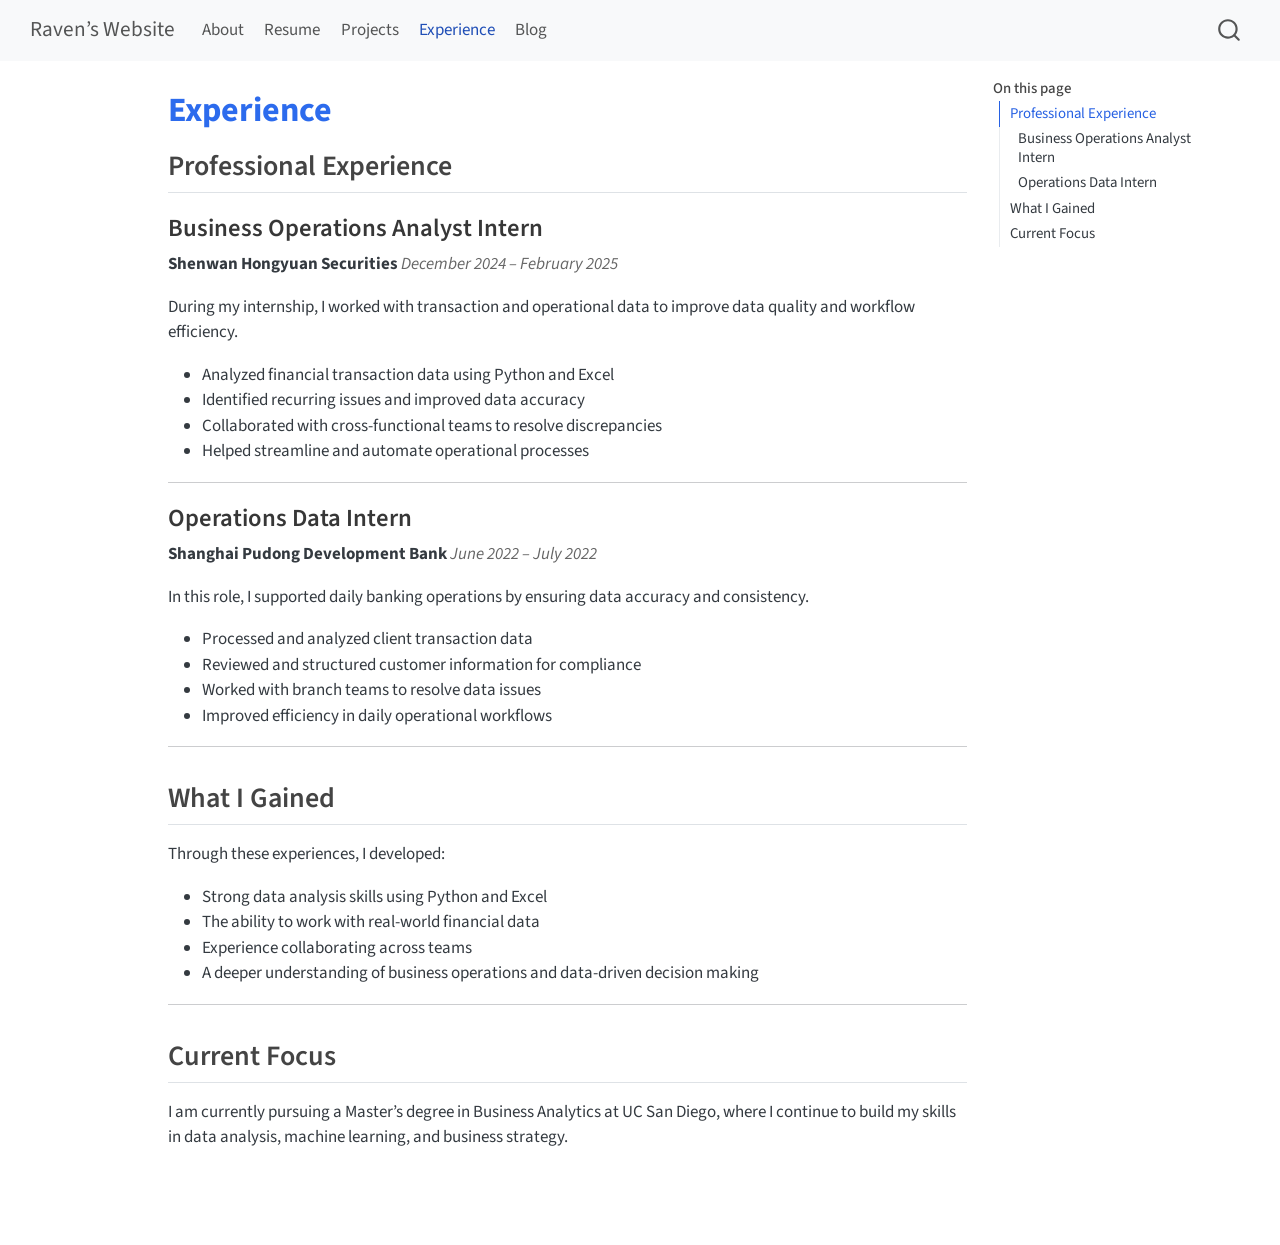
<file: docs/experience.html>
<!DOCTYPE html>
<html xmlns="http://www.w3.org/1999/xhtml" lang="en" xml:lang="en"><head>

<meta charset="utf-8">
<meta name="generator" content="quarto-1.9.36">

<meta name="viewport" content="width=device-width, initial-scale=1.0, user-scalable=yes">


<title>Experience – Raven’s Website</title>
<style>
/* Default styles provided by pandoc.
** See https://pandoc.org/MANUAL.html#variables-for-html for config info.
*/
code{white-space: pre-wrap;}
span.smallcaps{font-variant: small-caps;}
div.columns{display: flex; gap: min(4vw, 1.5em);}
div.column{flex: auto; overflow-x: auto;}
div.hanging-indent{margin-left: 1.5em; text-indent: -1.5em;}
ul.task-list{list-style: none;}
ul.task-list li input[type="checkbox"] {
  width: 0.8em;
  margin: 0 0.8em 0.2em -1em; /* quarto-specific, see https://github.com/quarto-dev/quarto-cli/issues/4556 */ 
  vertical-align: middle;
}
</style>


<script src="site_libs/quarto-nav/quarto-nav.js"></script>
<script src="site_libs/quarto-nav/headroom.min.js"></script>
<script src="site_libs/clipboard/clipboard.min.js"></script>
<script src="site_libs/quarto-search/autocomplete.umd.js"></script>
<script src="site_libs/quarto-search/fuse.min.js"></script>
<script src="site_libs/quarto-search/quarto-search.js"></script>
<meta name="quarto:offset" content="./">
<script src="site_libs/quarto-html/quarto.js" type="module"></script>
<script src="site_libs/quarto-html/tabsets/tabsets.js" type="module"></script>
<script src="site_libs/quarto-html/popper.min.js"></script>
<script src="site_libs/quarto-html/tippy.umd.min.js"></script>
<script src="site_libs/quarto-html/anchor.min.js"></script>
<link href="site_libs/quarto-html/tippy.css" rel="stylesheet">
<link href="site_libs/quarto-html/quarto-syntax-highlighting-845c23b38eaddc0f92fda52bfe77a8c8.css" rel="stylesheet" id="quarto-text-highlighting-styles">
<script src="site_libs/bootstrap/bootstrap.min.js"></script>
<link href="site_libs/bootstrap/bootstrap-icons.css" rel="stylesheet">
<link href="site_libs/bootstrap/bootstrap-158031087360bce0ff56dc785ce39e06.min.css" rel="stylesheet" append-hash="true" id="quarto-bootstrap" data-mode="light">
<script id="quarto-search-options" type="application/json">{
  "location": "navbar",
  "copy-button": false,
  "collapse-after": 3,
  "panel-placement": "end",
  "type": "overlay",
  "limit": 50,
  "keyboard-shortcut": [
    "f",
    "/",
    "s"
  ],
  "show-item-context": false,
  "language": {
    "search-no-results-text": "No results",
    "search-matching-documents-text": "matching documents",
    "search-copy-link-title": "Copy link to search",
    "search-hide-matches-text": "Hide additional matches",
    "search-more-match-text": "more match in this document",
    "search-more-matches-text": "more matches in this document",
    "search-clear-button-title": "Clear",
    "search-text-placeholder": "",
    "search-detached-cancel-button-title": "Cancel",
    "search-submit-button-title": "Submit",
    "search-label": "Search"
  }
}</script>


<link rel="stylesheet" href="styles.css">
</head>

<body class="nav-fixed quarto-light">

<div id="quarto-search-results"></div>
  <header id="quarto-header" class="headroom fixed-top">
    <nav class="navbar navbar-expand-lg " data-bs-theme="dark">
      <div class="navbar-container container-fluid">
      <div class="navbar-brand-container mx-auto">
    <a class="navbar-brand" href="./index.html">
    <span class="navbar-title">Raven’s Website</span>
    </a>
  </div>
            <div id="quarto-search" class="" title="Search"></div>
          <button class="navbar-toggler" type="button" data-bs-toggle="collapse" data-bs-target="#navbarCollapse" aria-controls="navbarCollapse" role="menu" aria-expanded="false" aria-label="Toggle navigation" onclick="if (window.quartoToggleHeadroom) { window.quartoToggleHeadroom(); }">
  <span class="navbar-toggler-icon"></span>
</button>
          <div class="collapse navbar-collapse" id="navbarCollapse">
            <ul class="navbar-nav navbar-nav-scroll me-auto">
  <li class="nav-item">
    <a class="nav-link" href="./index.html"> 
<span class="menu-text">About</span></a>
  </li>  
  <li class="nav-item">
    <a class="nav-link" href="./resume.html"> 
<span class="menu-text">Resume</span></a>
  </li>  
  <li class="nav-item">
    <a class="nav-link" href="./projects.html"> 
<span class="menu-text">Projects</span></a>
  </li>  
  <li class="nav-item">
    <a class="nav-link active" href="./experience.html" aria-current="page"> 
<span class="menu-text">Experience</span></a>
  </li>  
  <li class="nav-item">
    <a class="nav-link" href="./blog.html"> 
<span class="menu-text">Blog</span></a>
  </li>  
</ul>
          </div> <!-- /navcollapse -->
            <div class="quarto-navbar-tools">
</div>
      </div> <!-- /container-fluid -->
    </nav>
</header>
<!-- content -->
<div id="quarto-content" class="quarto-container page-columns page-rows-contents page-layout-article page-navbar">
<!-- sidebar -->
<!-- margin-sidebar -->
    <div id="quarto-margin-sidebar" class="sidebar margin-sidebar">
        <nav id="TOC" role="doc-toc" class="toc-active">
    <h2 id="toc-title">On this page</h2>
   
  <ul>
  <li><a href="#professional-experience" id="toc-professional-experience" class="nav-link active" data-scroll-target="#professional-experience">Professional Experience</a>
  <ul class="collapse">
  <li><a href="#business-operations-analyst-intern" id="toc-business-operations-analyst-intern" class="nav-link" data-scroll-target="#business-operations-analyst-intern">Business Operations Analyst Intern</a></li>
  <li><a href="#operations-data-intern" id="toc-operations-data-intern" class="nav-link" data-scroll-target="#operations-data-intern">Operations Data Intern</a></li>
  </ul></li>
  <li><a href="#what-i-gained" id="toc-what-i-gained" class="nav-link" data-scroll-target="#what-i-gained">What I Gained</a></li>
  <li><a href="#current-focus" id="toc-current-focus" class="nav-link" data-scroll-target="#current-focus">Current Focus</a></li>
  </ul>
</nav>
    </div>
<!-- main -->
<main class="content" id="quarto-document-content">

<header id="title-block-header" class="quarto-title-block default">
<div class="quarto-title">
<h1 class="title">Experience</h1>
</div>



<div class="quarto-title-meta">

    
  
    
  </div>
  


</header>


<section id="professional-experience" class="level2">
<h2 class="anchored" data-anchor-id="professional-experience">Professional Experience</h2>
<section id="business-operations-analyst-intern" class="level3">
<h3 class="anchored" data-anchor-id="business-operations-analyst-intern">Business Operations Analyst Intern</h3>
<p><strong>Shenwan Hongyuan Securities</strong> <em>December 2024 – February 2025</em></p>
<p>During my internship, I worked with transaction and operational data to improve data quality and workflow efficiency.</p>
<ul>
<li>Analyzed financial transaction data using Python and Excel</li>
<li>Identified recurring issues and improved data accuracy</li>
<li>Collaborated with cross-functional teams to resolve discrepancies</li>
<li>Helped streamline and automate operational processes</li>
</ul>
<hr>
</section>
<section id="operations-data-intern" class="level3">
<h3 class="anchored" data-anchor-id="operations-data-intern">Operations Data Intern</h3>
<p><strong>Shanghai Pudong Development Bank</strong> <em>June 2022 – July 2022</em></p>
<p>In this role, I supported daily banking operations by ensuring data accuracy and consistency.</p>
<ul>
<li>Processed and analyzed client transaction data</li>
<li>Reviewed and structured customer information for compliance</li>
<li>Worked with branch teams to resolve data issues</li>
<li>Improved efficiency in daily operational workflows</li>
</ul>
<hr>
</section>
</section>
<section id="what-i-gained" class="level2">
<h2 class="anchored" data-anchor-id="what-i-gained">What I Gained</h2>
<p>Through these experiences, I developed:</p>
<ul>
<li>Strong data analysis skills using Python and Excel</li>
<li>The ability to work with real-world financial data</li>
<li>Experience collaborating across teams</li>
<li>A deeper understanding of business operations and data-driven decision making</li>
</ul>
<hr>
</section>
<section id="current-focus" class="level2">
<h2 class="anchored" data-anchor-id="current-focus">Current Focus</h2>
<p>I am currently pursuing a Master’s degree in Business Analytics at UC San Diego, where I continue to build my skills in data analysis, machine learning, and business strategy.</p>


</section>

</main> <!-- /main -->
<script id="quarto-html-after-body" type="application/javascript">
  window.document.addEventListener("DOMContentLoaded", function (event) {
    const icon = "";
    const anchorJS = new window.AnchorJS();
    anchorJS.options = {
      placement: 'right',
      icon: icon
    };
    anchorJS.add('.anchored');
    const isCodeAnnotation = (el) => {
      for (const clz of el.classList) {
        if (clz.startsWith('code-annotation-')) {                     
          return true;
        }
      }
      return false;
    }
    const onCopySuccess = function(e) {
      // button target
      const button = e.trigger;
      // don't keep focus
      button.blur();
      // flash "checked"
      button.classList.add('code-copy-button-checked');
      var currentTitle = button.getAttribute("title");
      button.setAttribute("title", "Copied!");
      let tooltip;
      if (window.bootstrap) {
        button.setAttribute("data-bs-toggle", "tooltip");
        button.setAttribute("data-bs-placement", "left");
        button.setAttribute("data-bs-title", "Copied!");
        tooltip = new bootstrap.Tooltip(button, 
          { trigger: "manual", 
            customClass: "code-copy-button-tooltip",
            offset: [0, -8]});
        tooltip.show();    
      }
      setTimeout(function() {
        if (tooltip) {
          tooltip.hide();
          button.removeAttribute("data-bs-title");
          button.removeAttribute("data-bs-toggle");
          button.removeAttribute("data-bs-placement");
        }
        button.setAttribute("title", currentTitle);
        button.classList.remove('code-copy-button-checked');
      }, 1000);
      // clear code selection
      e.clearSelection();
    }
    const getTextToCopy = function(trigger) {
      const outerScaffold = trigger.parentElement.cloneNode(true);
      const codeEl = outerScaffold.querySelector('code');
      for (const childEl of codeEl.children) {
        if (isCodeAnnotation(childEl)) {
          childEl.remove();
        }
      }
      return codeEl.innerText;
    }
    const clipboard = new window.ClipboardJS('.code-copy-button:not([data-in-quarto-modal])', {
      text: getTextToCopy
    });
    clipboard.on('success', onCopySuccess);
    if (window.document.getElementById('quarto-embedded-source-code-modal')) {
      const clipboardModal = new window.ClipboardJS('.code-copy-button[data-in-quarto-modal]', {
        text: getTextToCopy,
        container: window.document.getElementById('quarto-embedded-source-code-modal')
      });
      clipboardModal.on('success', onCopySuccess);
    }
      var localhostRegex = new RegExp(/^(?:http|https):\/\/localhost\:?[0-9]*\//);
      var mailtoRegex = new RegExp(/^mailto:/);
        var filterRegex = new RegExp('/' + window.location.host + '/');
      var isInternal = (href) => {
          return filterRegex.test(href) || localhostRegex.test(href) || mailtoRegex.test(href);
      }
      // Inspect non-navigation links and adorn them if external
     var links = window.document.querySelectorAll('a[href]:not(.nav-link):not(.navbar-brand):not(.toc-action):not(.sidebar-link):not(.sidebar-item-toggle):not(.pagination-link):not(.no-external):not([aria-hidden]):not(.dropdown-item):not(.quarto-navigation-tool):not(.about-link)');
      for (var i=0; i<links.length; i++) {
        const link = links[i];
        if (!isInternal(link.href)) {
          // undo the damage that might have been done by quarto-nav.js in the case of
          // links that we want to consider external
          if (link.dataset.originalHref !== undefined) {
            link.href = link.dataset.originalHref;
          }
        }
      }
    function tippyHover(el, contentFn, onTriggerFn, onUntriggerFn) {
      const config = {
        allowHTML: true,
        maxWidth: 500,
        delay: 100,
        arrow: false,
        appendTo: function(el) {
            return el.parentElement;
        },
        interactive: true,
        interactiveBorder: 10,
        theme: 'quarto',
        placement: 'bottom-start',
      };
      if (contentFn) {
        config.content = contentFn;
      }
      if (onTriggerFn) {
        config.onTrigger = onTriggerFn;
      }
      if (onUntriggerFn) {
        config.onUntrigger = onUntriggerFn;
      }
      window.tippy(el, config); 
    }
    const noterefs = window.document.querySelectorAll('a[role="doc-noteref"]');
    for (var i=0; i<noterefs.length; i++) {
      const ref = noterefs[i];
      tippyHover(ref, function() {
        // use id or data attribute instead here
        let href = ref.getAttribute('data-footnote-href') || ref.getAttribute('href');
        try { href = new URL(href).hash; } catch {}
        const id = href.replace(/^#\/?/, "");
        const note = window.document.getElementById(id);
        if (note) {
          return note.innerHTML;
        } else {
          return "";
        }
      });
    }
    const xrefs = window.document.querySelectorAll('a.quarto-xref');
    const processXRef = (id, note) => {
      // Strip column container classes
      const stripColumnClz = (el) => {
        el.classList.remove("page-full", "page-columns");
        if (el.children) {
          for (const child of el.children) {
            stripColumnClz(child);
          }
        }
      }
      stripColumnClz(note)
      if (id === null || id.startsWith('sec-')) {
        // Special case sections, only their first couple elements
        const container = document.createElement("div");
        if (note.children && note.children.length > 2) {
          container.appendChild(note.children[0].cloneNode(true));
          for (let i = 1; i < note.children.length; i++) {
            const child = note.children[i];
            if (child.tagName === "P" && child.innerText === "") {
              continue;
            } else {
              container.appendChild(child.cloneNode(true));
              break;
            }
          }
          if (window.Quarto?.typesetMath) {
            window.Quarto.typesetMath(container);
          }
          return container.innerHTML
        } else {
          if (window.Quarto?.typesetMath) {
            window.Quarto.typesetMath(note);
          }
          return note.innerHTML;
        }
      } else {
        // Remove any anchor links if they are present
        const anchorLink = note.querySelector('a.anchorjs-link');
        if (anchorLink) {
          anchorLink.remove();
        }
        if (window.Quarto?.typesetMath) {
          window.Quarto.typesetMath(note);
        }
        if (note.classList.contains("callout")) {
          return note.outerHTML;
        } else {
          return note.innerHTML;
        }
      }
    }
    for (var i=0; i<xrefs.length; i++) {
      const xref = xrefs[i];
      tippyHover(xref, undefined, function(instance) {
        instance.disable();
        let url = xref.getAttribute('href');
        let hash = undefined; 
        if (url.startsWith('#')) {
          hash = url;
        } else {
          try { hash = new URL(url).hash; } catch {}
        }
        if (hash) {
          const id = hash.replace(/^#\/?/, "");
          const note = window.document.getElementById(id);
          if (note !== null) {
            try {
              const html = processXRef(id, note.cloneNode(true));
              instance.setContent(html);
            } finally {
              instance.enable();
              instance.show();
            }
          } else {
            // See if we can fetch this
            fetch(url.split('#')[0])
            .then(res => res.text())
            .then(html => {
              const parser = new DOMParser();
              const htmlDoc = parser.parseFromString(html, "text/html");
              const note = htmlDoc.getElementById(id);
              if (note !== null) {
                const html = processXRef(id, note);
                instance.setContent(html);
              } 
            }).finally(() => {
              instance.enable();
              instance.show();
            });
          }
        } else {
          // See if we can fetch a full url (with no hash to target)
          // This is a special case and we should probably do some content thinning / targeting
          fetch(url)
          .then(res => res.text())
          .then(html => {
            const parser = new DOMParser();
            const htmlDoc = parser.parseFromString(html, "text/html");
            const note = htmlDoc.querySelector('main.content');
            if (note !== null) {
              // This should only happen for chapter cross references
              // (since there is no id in the URL)
              // remove the first header
              if (note.children.length > 0 && note.children[0].tagName === "HEADER") {
                note.children[0].remove();
              }
              const html = processXRef(null, note);
              instance.setContent(html);
            } 
          }).finally(() => {
            instance.enable();
            instance.show();
          });
        }
      }, function(instance) {
      });
    }
        let selectedAnnoteEl;
        const selectorForAnnotation = ( cell, annotation) => {
          let cellAttr = 'data-code-cell="' + cell + '"';
          let lineAttr = 'data-code-annotation="' +  annotation + '"';
          const selector = 'span[' + cellAttr + '][' + lineAttr + ']';
          return selector;
        }
        const selectCodeLines = (annoteEl) => {
          const doc = window.document;
          const targetCell = annoteEl.getAttribute("data-target-cell");
          const targetAnnotation = annoteEl.getAttribute("data-target-annotation");
          const annoteSpan = window.document.querySelector(selectorForAnnotation(targetCell, targetAnnotation));
          const lines = annoteSpan.getAttribute("data-code-lines").split(",");
          const lineIds = lines.map((line) => {
            return targetCell + "-" + line;
          })
          let top = null;
          let height = null;
          let parent = null;
          if (lineIds.length > 0) {
              //compute the position of the single el (top and bottom and make a div)
              const el = window.document.getElementById(lineIds[0]);
              top = el.offsetTop;
              height = el.offsetHeight;
              parent = el.parentElement.parentElement;
            if (lineIds.length > 1) {
              const lastEl = window.document.getElementById(lineIds[lineIds.length - 1]);
              const bottom = lastEl.offsetTop + lastEl.offsetHeight;
              height = bottom - top;
            }
            if (top !== null && height !== null && parent !== null) {
              // cook up a div (if necessary) and position it 
              let div = window.document.getElementById("code-annotation-line-highlight");
              if (div === null) {
                div = window.document.createElement("div");
                div.setAttribute("id", "code-annotation-line-highlight");
                div.style.position = 'absolute';
                parent.appendChild(div);
              }
              div.style.top = top - 2 + "px";
              div.style.height = height + 4 + "px";
              div.style.left = 0;
              let gutterDiv = window.document.getElementById("code-annotation-line-highlight-gutter");
              if (gutterDiv === null) {
                gutterDiv = window.document.createElement("div");
                gutterDiv.setAttribute("id", "code-annotation-line-highlight-gutter");
                gutterDiv.style.position = 'absolute';
                const codeCell = window.document.getElementById(targetCell);
                const gutter = codeCell.querySelector('.code-annotation-gutter');
                gutter.appendChild(gutterDiv);
              }
              gutterDiv.style.top = top - 2 + "px";
              gutterDiv.style.height = height + 4 + "px";
            }
            selectedAnnoteEl = annoteEl;
          }
        };
        const unselectCodeLines = () => {
          const elementsIds = ["code-annotation-line-highlight", "code-annotation-line-highlight-gutter"];
          elementsIds.forEach((elId) => {
            const div = window.document.getElementById(elId);
            if (div) {
              div.remove();
            }
          });
          selectedAnnoteEl = undefined;
        };
          // Handle positioning of the toggle
      window.addEventListener(
        "resize",
        throttle(() => {
          elRect = undefined;
          if (selectedAnnoteEl) {
            selectCodeLines(selectedAnnoteEl);
          }
        }, 10)
      );
      function throttle(fn, ms) {
      let throttle = false;
      let timer;
        return (...args) => {
          if(!throttle) { // first call gets through
              fn.apply(this, args);
              throttle = true;
          } else { // all the others get throttled
              if(timer) clearTimeout(timer); // cancel #2
              timer = setTimeout(() => {
                fn.apply(this, args);
                timer = throttle = false;
              }, ms);
          }
        };
      }
        // Attach click handler to the DT
        const annoteDls = window.document.querySelectorAll('dt[data-target-cell]');
        for (const annoteDlNode of annoteDls) {
          annoteDlNode.addEventListener('click', (event) => {
            const clickedEl = event.target;
            if (clickedEl !== selectedAnnoteEl) {
              unselectCodeLines();
              const activeEl = window.document.querySelector('dt[data-target-cell].code-annotation-active');
              if (activeEl) {
                activeEl.classList.remove('code-annotation-active');
              }
              selectCodeLines(clickedEl);
              clickedEl.classList.add('code-annotation-active');
            } else {
              // Unselect the line
              unselectCodeLines();
              clickedEl.classList.remove('code-annotation-active');
            }
          });
        }
    const findCites = (el) => {
      const parentEl = el.parentElement;
      if (parentEl) {
        const cites = parentEl.dataset.cites;
        if (cites) {
          return {
            el,
            cites: cites.split(' ')
          };
        } else {
          return findCites(el.parentElement)
        }
      } else {
        return undefined;
      }
    };
    var bibliorefs = window.document.querySelectorAll('a[role="doc-biblioref"]');
    for (var i=0; i<bibliorefs.length; i++) {
      const ref = bibliorefs[i];
      const citeInfo = findCites(ref);
      if (citeInfo) {
        tippyHover(citeInfo.el, function() {
          var popup = window.document.createElement('div');
          citeInfo.cites.forEach(function(cite) {
            var citeDiv = window.document.createElement('div');
            citeDiv.classList.add('hanging-indent');
            citeDiv.classList.add('csl-entry');
            var biblioDiv = window.document.getElementById('ref-' + cite);
            if (biblioDiv) {
              citeDiv.innerHTML = biblioDiv.innerHTML;
            }
            popup.appendChild(citeDiv);
          });
          return popup.innerHTML;
        });
      }
    }
  });
  </script>
</div> <!-- /content -->




</body></html>
</file>
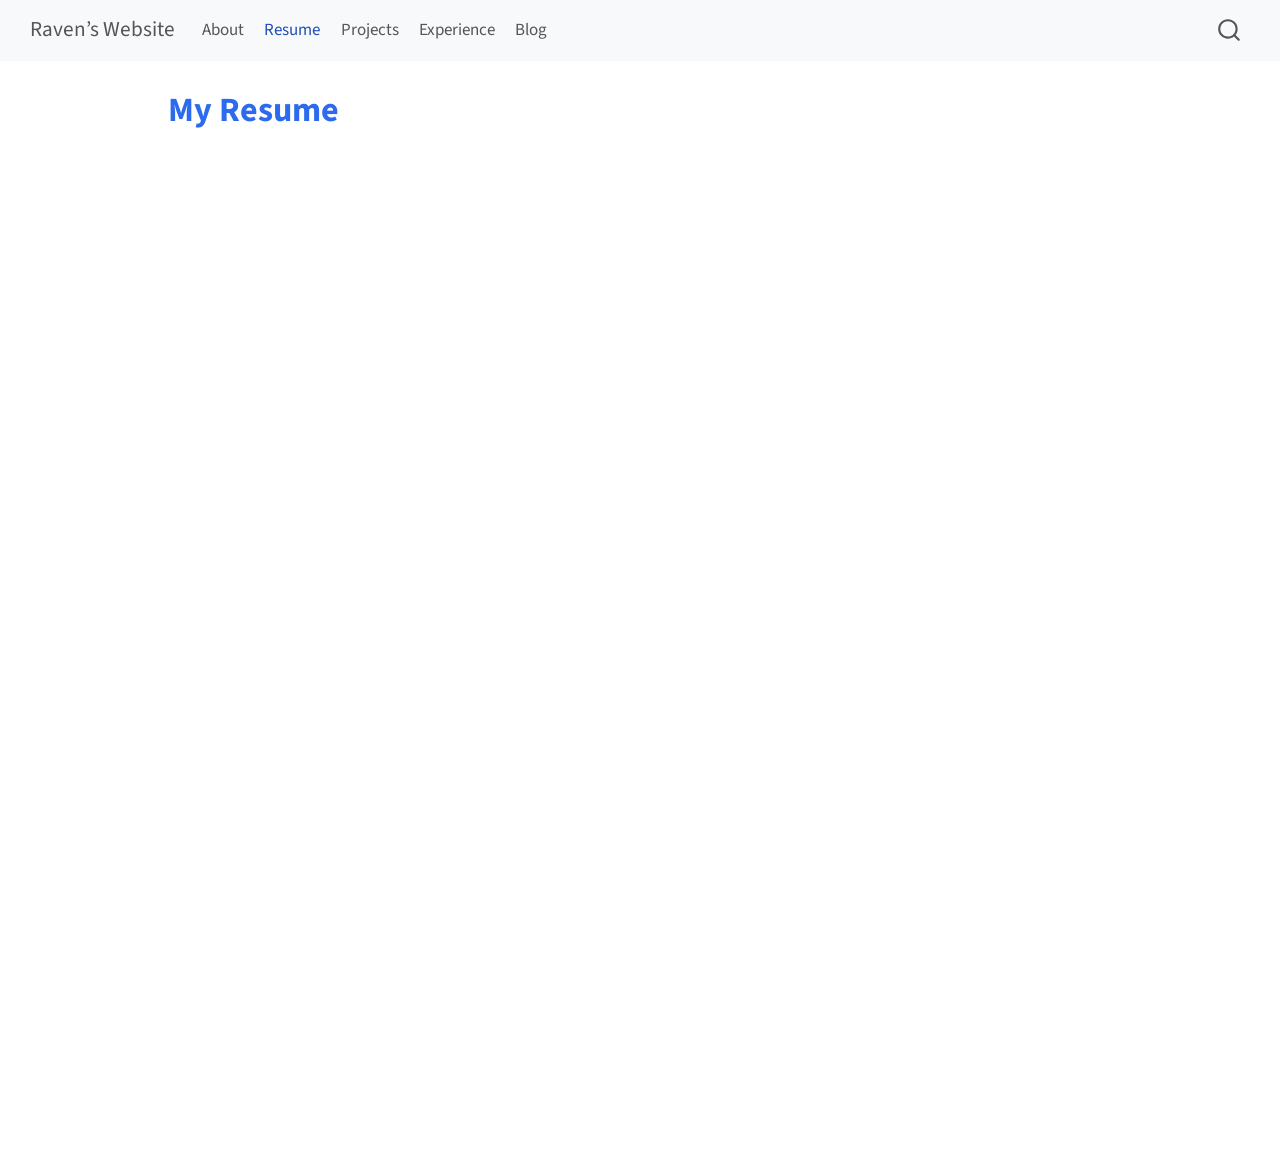
<file: docs/resume.html>
<!DOCTYPE html>
<html xmlns="http://www.w3.org/1999/xhtml" lang="en" xml:lang="en"><head>

<meta charset="utf-8">
<meta name="generator" content="quarto-1.9.36">

<meta name="viewport" content="width=device-width, initial-scale=1.0, user-scalable=yes">


<title>My Resume – Raven’s Website</title>
<style>
/* Default styles provided by pandoc.
** See https://pandoc.org/MANUAL.html#variables-for-html for config info.
*/
code{white-space: pre-wrap;}
span.smallcaps{font-variant: small-caps;}
div.columns{display: flex; gap: min(4vw, 1.5em);}
div.column{flex: auto; overflow-x: auto;}
div.hanging-indent{margin-left: 1.5em; text-indent: -1.5em;}
ul.task-list{list-style: none;}
ul.task-list li input[type="checkbox"] {
  width: 0.8em;
  margin: 0 0.8em 0.2em -1em; /* quarto-specific, see https://github.com/quarto-dev/quarto-cli/issues/4556 */ 
  vertical-align: middle;
}
</style>


<script src="site_libs/quarto-nav/quarto-nav.js"></script>
<script src="site_libs/quarto-nav/headroom.min.js"></script>
<script src="site_libs/clipboard/clipboard.min.js"></script>
<script src="site_libs/quarto-search/autocomplete.umd.js"></script>
<script src="site_libs/quarto-search/fuse.min.js"></script>
<script src="site_libs/quarto-search/quarto-search.js"></script>
<meta name="quarto:offset" content="./">
<script src="site_libs/quarto-html/quarto.js" type="module"></script>
<script src="site_libs/quarto-html/tabsets/tabsets.js" type="module"></script>
<script src="site_libs/quarto-html/popper.min.js"></script>
<script src="site_libs/quarto-html/tippy.umd.min.js"></script>
<script src="site_libs/quarto-html/anchor.min.js"></script>
<link href="site_libs/quarto-html/tippy.css" rel="stylesheet">
<link href="site_libs/quarto-html/quarto-syntax-highlighting-845c23b38eaddc0f92fda52bfe77a8c8.css" rel="stylesheet" id="quarto-text-highlighting-styles">
<script src="site_libs/bootstrap/bootstrap.min.js"></script>
<link href="site_libs/bootstrap/bootstrap-icons.css" rel="stylesheet">
<link href="site_libs/bootstrap/bootstrap-158031087360bce0ff56dc785ce39e06.min.css" rel="stylesheet" append-hash="true" id="quarto-bootstrap" data-mode="light">
<script id="quarto-search-options" type="application/json">{
  "location": "navbar",
  "copy-button": false,
  "collapse-after": 3,
  "panel-placement": "end",
  "type": "overlay",
  "limit": 50,
  "keyboard-shortcut": [
    "f",
    "/",
    "s"
  ],
  "show-item-context": false,
  "language": {
    "search-no-results-text": "No results",
    "search-matching-documents-text": "matching documents",
    "search-copy-link-title": "Copy link to search",
    "search-hide-matches-text": "Hide additional matches",
    "search-more-match-text": "more match in this document",
    "search-more-matches-text": "more matches in this document",
    "search-clear-button-title": "Clear",
    "search-text-placeholder": "",
    "search-detached-cancel-button-title": "Cancel",
    "search-submit-button-title": "Submit",
    "search-label": "Search"
  }
}</script>


<link rel="stylesheet" href="styles.css">
</head>

<body class="nav-fixed quarto-light">

<div id="quarto-search-results"></div>
  <header id="quarto-header" class="headroom fixed-top">
    <nav class="navbar navbar-expand-lg " data-bs-theme="dark">
      <div class="navbar-container container-fluid">
      <div class="navbar-brand-container mx-auto">
    <a class="navbar-brand" href="./index.html">
    <span class="navbar-title">Raven’s Website</span>
    </a>
  </div>
            <div id="quarto-search" class="" title="Search"></div>
          <button class="navbar-toggler" type="button" data-bs-toggle="collapse" data-bs-target="#navbarCollapse" aria-controls="navbarCollapse" role="menu" aria-expanded="false" aria-label="Toggle navigation" onclick="if (window.quartoToggleHeadroom) { window.quartoToggleHeadroom(); }">
  <span class="navbar-toggler-icon"></span>
</button>
          <div class="collapse navbar-collapse" id="navbarCollapse">
            <ul class="navbar-nav navbar-nav-scroll me-auto">
  <li class="nav-item">
    <a class="nav-link" href="./index.html"> 
<span class="menu-text">About</span></a>
  </li>  
  <li class="nav-item">
    <a class="nav-link active" href="./resume.html" aria-current="page"> 
<span class="menu-text">Resume</span></a>
  </li>  
  <li class="nav-item">
    <a class="nav-link" href="./projects.html"> 
<span class="menu-text">Projects</span></a>
  </li>  
  <li class="nav-item">
    <a class="nav-link" href="./experience.html"> 
<span class="menu-text">Experience</span></a>
  </li>  
  <li class="nav-item">
    <a class="nav-link" href="./blog.html"> 
<span class="menu-text">Blog</span></a>
  </li>  
</ul>
          </div> <!-- /navcollapse -->
            <div class="quarto-navbar-tools">
</div>
      </div> <!-- /container-fluid -->
    </nav>
</header>
<!-- content -->
<div id="quarto-content" class="quarto-container page-columns page-rows-contents page-layout-article page-navbar">
<!-- sidebar -->
<!-- margin-sidebar -->
    <div id="quarto-margin-sidebar" class="sidebar margin-sidebar zindex-bottom">
        
    </div>
<!-- main -->
<main class="content" id="quarto-document-content">

<header id="title-block-header" class="quarto-title-block default">
<div class="quarto-title">
<h1 class="title">My Resume</h1>
</div>



<div class="quarto-title-meta">

    
  
    
  </div>
  


</header>


<iframe src="files/resume.pdf" width="100%" height="900" style="border:none;">
</iframe>



</main> <!-- /main -->
<script id="quarto-html-after-body" type="application/javascript">
  window.document.addEventListener("DOMContentLoaded", function (event) {
    const icon = "";
    const anchorJS = new window.AnchorJS();
    anchorJS.options = {
      placement: 'right',
      icon: icon
    };
    anchorJS.add('.anchored');
    const isCodeAnnotation = (el) => {
      for (const clz of el.classList) {
        if (clz.startsWith('code-annotation-')) {                     
          return true;
        }
      }
      return false;
    }
    const onCopySuccess = function(e) {
      // button target
      const button = e.trigger;
      // don't keep focus
      button.blur();
      // flash "checked"
      button.classList.add('code-copy-button-checked');
      var currentTitle = button.getAttribute("title");
      button.setAttribute("title", "Copied!");
      let tooltip;
      if (window.bootstrap) {
        button.setAttribute("data-bs-toggle", "tooltip");
        button.setAttribute("data-bs-placement", "left");
        button.setAttribute("data-bs-title", "Copied!");
        tooltip = new bootstrap.Tooltip(button, 
          { trigger: "manual", 
            customClass: "code-copy-button-tooltip",
            offset: [0, -8]});
        tooltip.show();    
      }
      setTimeout(function() {
        if (tooltip) {
          tooltip.hide();
          button.removeAttribute("data-bs-title");
          button.removeAttribute("data-bs-toggle");
          button.removeAttribute("data-bs-placement");
        }
        button.setAttribute("title", currentTitle);
        button.classList.remove('code-copy-button-checked');
      }, 1000);
      // clear code selection
      e.clearSelection();
    }
    const getTextToCopy = function(trigger) {
      const outerScaffold = trigger.parentElement.cloneNode(true);
      const codeEl = outerScaffold.querySelector('code');
      for (const childEl of codeEl.children) {
        if (isCodeAnnotation(childEl)) {
          childEl.remove();
        }
      }
      return codeEl.innerText;
    }
    const clipboard = new window.ClipboardJS('.code-copy-button:not([data-in-quarto-modal])', {
      text: getTextToCopy
    });
    clipboard.on('success', onCopySuccess);
    if (window.document.getElementById('quarto-embedded-source-code-modal')) {
      const clipboardModal = new window.ClipboardJS('.code-copy-button[data-in-quarto-modal]', {
        text: getTextToCopy,
        container: window.document.getElementById('quarto-embedded-source-code-modal')
      });
      clipboardModal.on('success', onCopySuccess);
    }
      var localhostRegex = new RegExp(/^(?:http|https):\/\/localhost\:?[0-9]*\//);
      var mailtoRegex = new RegExp(/^mailto:/);
        var filterRegex = new RegExp('/' + window.location.host + '/');
      var isInternal = (href) => {
          return filterRegex.test(href) || localhostRegex.test(href) || mailtoRegex.test(href);
      }
      // Inspect non-navigation links and adorn them if external
     var links = window.document.querySelectorAll('a[href]:not(.nav-link):not(.navbar-brand):not(.toc-action):not(.sidebar-link):not(.sidebar-item-toggle):not(.pagination-link):not(.no-external):not([aria-hidden]):not(.dropdown-item):not(.quarto-navigation-tool):not(.about-link)');
      for (var i=0; i<links.length; i++) {
        const link = links[i];
        if (!isInternal(link.href)) {
          // undo the damage that might have been done by quarto-nav.js in the case of
          // links that we want to consider external
          if (link.dataset.originalHref !== undefined) {
            link.href = link.dataset.originalHref;
          }
        }
      }
    function tippyHover(el, contentFn, onTriggerFn, onUntriggerFn) {
      const config = {
        allowHTML: true,
        maxWidth: 500,
        delay: 100,
        arrow: false,
        appendTo: function(el) {
            return el.parentElement;
        },
        interactive: true,
        interactiveBorder: 10,
        theme: 'quarto',
        placement: 'bottom-start',
      };
      if (contentFn) {
        config.content = contentFn;
      }
      if (onTriggerFn) {
        config.onTrigger = onTriggerFn;
      }
      if (onUntriggerFn) {
        config.onUntrigger = onUntriggerFn;
      }
      window.tippy(el, config); 
    }
    const noterefs = window.document.querySelectorAll('a[role="doc-noteref"]');
    for (var i=0; i<noterefs.length; i++) {
      const ref = noterefs[i];
      tippyHover(ref, function() {
        // use id or data attribute instead here
        let href = ref.getAttribute('data-footnote-href') || ref.getAttribute('href');
        try { href = new URL(href).hash; } catch {}
        const id = href.replace(/^#\/?/, "");
        const note = window.document.getElementById(id);
        if (note) {
          return note.innerHTML;
        } else {
          return "";
        }
      });
    }
    const xrefs = window.document.querySelectorAll('a.quarto-xref');
    const processXRef = (id, note) => {
      // Strip column container classes
      const stripColumnClz = (el) => {
        el.classList.remove("page-full", "page-columns");
        if (el.children) {
          for (const child of el.children) {
            stripColumnClz(child);
          }
        }
      }
      stripColumnClz(note)
      if (id === null || id.startsWith('sec-')) {
        // Special case sections, only their first couple elements
        const container = document.createElement("div");
        if (note.children && note.children.length > 2) {
          container.appendChild(note.children[0].cloneNode(true));
          for (let i = 1; i < note.children.length; i++) {
            const child = note.children[i];
            if (child.tagName === "P" && child.innerText === "") {
              continue;
            } else {
              container.appendChild(child.cloneNode(true));
              break;
            }
          }
          if (window.Quarto?.typesetMath) {
            window.Quarto.typesetMath(container);
          }
          return container.innerHTML
        } else {
          if (window.Quarto?.typesetMath) {
            window.Quarto.typesetMath(note);
          }
          return note.innerHTML;
        }
      } else {
        // Remove any anchor links if they are present
        const anchorLink = note.querySelector('a.anchorjs-link');
        if (anchorLink) {
          anchorLink.remove();
        }
        if (window.Quarto?.typesetMath) {
          window.Quarto.typesetMath(note);
        }
        if (note.classList.contains("callout")) {
          return note.outerHTML;
        } else {
          return note.innerHTML;
        }
      }
    }
    for (var i=0; i<xrefs.length; i++) {
      const xref = xrefs[i];
      tippyHover(xref, undefined, function(instance) {
        instance.disable();
        let url = xref.getAttribute('href');
        let hash = undefined; 
        if (url.startsWith('#')) {
          hash = url;
        } else {
          try { hash = new URL(url).hash; } catch {}
        }
        if (hash) {
          const id = hash.replace(/^#\/?/, "");
          const note = window.document.getElementById(id);
          if (note !== null) {
            try {
              const html = processXRef(id, note.cloneNode(true));
              instance.setContent(html);
            } finally {
              instance.enable();
              instance.show();
            }
          } else {
            // See if we can fetch this
            fetch(url.split('#')[0])
            .then(res => res.text())
            .then(html => {
              const parser = new DOMParser();
              const htmlDoc = parser.parseFromString(html, "text/html");
              const note = htmlDoc.getElementById(id);
              if (note !== null) {
                const html = processXRef(id, note);
                instance.setContent(html);
              } 
            }).finally(() => {
              instance.enable();
              instance.show();
            });
          }
        } else {
          // See if we can fetch a full url (with no hash to target)
          // This is a special case and we should probably do some content thinning / targeting
          fetch(url)
          .then(res => res.text())
          .then(html => {
            const parser = new DOMParser();
            const htmlDoc = parser.parseFromString(html, "text/html");
            const note = htmlDoc.querySelector('main.content');
            if (note !== null) {
              // This should only happen for chapter cross references
              // (since there is no id in the URL)
              // remove the first header
              if (note.children.length > 0 && note.children[0].tagName === "HEADER") {
                note.children[0].remove();
              }
              const html = processXRef(null, note);
              instance.setContent(html);
            } 
          }).finally(() => {
            instance.enable();
            instance.show();
          });
        }
      }, function(instance) {
      });
    }
        let selectedAnnoteEl;
        const selectorForAnnotation = ( cell, annotation) => {
          let cellAttr = 'data-code-cell="' + cell + '"';
          let lineAttr = 'data-code-annotation="' +  annotation + '"';
          const selector = 'span[' + cellAttr + '][' + lineAttr + ']';
          return selector;
        }
        const selectCodeLines = (annoteEl) => {
          const doc = window.document;
          const targetCell = annoteEl.getAttribute("data-target-cell");
          const targetAnnotation = annoteEl.getAttribute("data-target-annotation");
          const annoteSpan = window.document.querySelector(selectorForAnnotation(targetCell, targetAnnotation));
          const lines = annoteSpan.getAttribute("data-code-lines").split(",");
          const lineIds = lines.map((line) => {
            return targetCell + "-" + line;
          })
          let top = null;
          let height = null;
          let parent = null;
          if (lineIds.length > 0) {
              //compute the position of the single el (top and bottom and make a div)
              const el = window.document.getElementById(lineIds[0]);
              top = el.offsetTop;
              height = el.offsetHeight;
              parent = el.parentElement.parentElement;
            if (lineIds.length > 1) {
              const lastEl = window.document.getElementById(lineIds[lineIds.length - 1]);
              const bottom = lastEl.offsetTop + lastEl.offsetHeight;
              height = bottom - top;
            }
            if (top !== null && height !== null && parent !== null) {
              // cook up a div (if necessary) and position it 
              let div = window.document.getElementById("code-annotation-line-highlight");
              if (div === null) {
                div = window.document.createElement("div");
                div.setAttribute("id", "code-annotation-line-highlight");
                div.style.position = 'absolute';
                parent.appendChild(div);
              }
              div.style.top = top - 2 + "px";
              div.style.height = height + 4 + "px";
              div.style.left = 0;
              let gutterDiv = window.document.getElementById("code-annotation-line-highlight-gutter");
              if (gutterDiv === null) {
                gutterDiv = window.document.createElement("div");
                gutterDiv.setAttribute("id", "code-annotation-line-highlight-gutter");
                gutterDiv.style.position = 'absolute';
                const codeCell = window.document.getElementById(targetCell);
                const gutter = codeCell.querySelector('.code-annotation-gutter');
                gutter.appendChild(gutterDiv);
              }
              gutterDiv.style.top = top - 2 + "px";
              gutterDiv.style.height = height + 4 + "px";
            }
            selectedAnnoteEl = annoteEl;
          }
        };
        const unselectCodeLines = () => {
          const elementsIds = ["code-annotation-line-highlight", "code-annotation-line-highlight-gutter"];
          elementsIds.forEach((elId) => {
            const div = window.document.getElementById(elId);
            if (div) {
              div.remove();
            }
          });
          selectedAnnoteEl = undefined;
        };
          // Handle positioning of the toggle
      window.addEventListener(
        "resize",
        throttle(() => {
          elRect = undefined;
          if (selectedAnnoteEl) {
            selectCodeLines(selectedAnnoteEl);
          }
        }, 10)
      );
      function throttle(fn, ms) {
      let throttle = false;
      let timer;
        return (...args) => {
          if(!throttle) { // first call gets through
              fn.apply(this, args);
              throttle = true;
          } else { // all the others get throttled
              if(timer) clearTimeout(timer); // cancel #2
              timer = setTimeout(() => {
                fn.apply(this, args);
                timer = throttle = false;
              }, ms);
          }
        };
      }
        // Attach click handler to the DT
        const annoteDls = window.document.querySelectorAll('dt[data-target-cell]');
        for (const annoteDlNode of annoteDls) {
          annoteDlNode.addEventListener('click', (event) => {
            const clickedEl = event.target;
            if (clickedEl !== selectedAnnoteEl) {
              unselectCodeLines();
              const activeEl = window.document.querySelector('dt[data-target-cell].code-annotation-active');
              if (activeEl) {
                activeEl.classList.remove('code-annotation-active');
              }
              selectCodeLines(clickedEl);
              clickedEl.classList.add('code-annotation-active');
            } else {
              // Unselect the line
              unselectCodeLines();
              clickedEl.classList.remove('code-annotation-active');
            }
          });
        }
    const findCites = (el) => {
      const parentEl = el.parentElement;
      if (parentEl) {
        const cites = parentEl.dataset.cites;
        if (cites) {
          return {
            el,
            cites: cites.split(' ')
          };
        } else {
          return findCites(el.parentElement)
        }
      } else {
        return undefined;
      }
    };
    var bibliorefs = window.document.querySelectorAll('a[role="doc-biblioref"]');
    for (var i=0; i<bibliorefs.length; i++) {
      const ref = bibliorefs[i];
      const citeInfo = findCites(ref);
      if (citeInfo) {
        tippyHover(citeInfo.el, function() {
          var popup = window.document.createElement('div');
          citeInfo.cites.forEach(function(cite) {
            var citeDiv = window.document.createElement('div');
            citeDiv.classList.add('hanging-indent');
            citeDiv.classList.add('csl-entry');
            var biblioDiv = window.document.getElementById('ref-' + cite);
            if (biblioDiv) {
              citeDiv.innerHTML = biblioDiv.innerHTML;
            }
            popup.appendChild(citeDiv);
          });
          return popup.innerHTML;
        });
      }
    }
  });
  </script>
</div> <!-- /content -->




</body></html>
</file>
<file: docs/site_libs/quarto-html/tippy.css>
.tippy-box[data-animation=fade][data-state=hidden]{opacity:0}[data-tippy-root]{max-width:calc(100vw - 10px)}.tippy-box{position:relative;background-color:#333;color:#fff;border-radius:4px;font-size:14px;line-height:1.4;white-space:normal;outline:0;transition-property:transform,visibility,opacity}.tippy-box[data-placement^=top]>.tippy-arrow{bottom:0}.tippy-box[data-placement^=top]>.tippy-arrow:before{bottom:-7px;left:0;border-width:8px 8px 0;border-top-color:initial;transform-origin:center top}.tippy-box[data-placement^=bottom]>.tippy-arrow{top:0}.tippy-box[data-placement^=bottom]>.tippy-arrow:before{top:-7px;left:0;border-width:0 8px 8px;border-bottom-color:initial;transform-origin:center bottom}.tippy-box[data-placement^=left]>.tippy-arrow{right:0}.tippy-box[data-placement^=left]>.tippy-arrow:before{border-width:8px 0 8px 8px;border-left-color:initial;right:-7px;transform-origin:center left}.tippy-box[data-placement^=right]>.tippy-arrow{left:0}.tippy-box[data-placement^=right]>.tippy-arrow:before{left:-7px;border-width:8px 8px 8px 0;border-right-color:initial;transform-origin:center right}.tippy-box[data-inertia][data-state=visible]{transition-timing-function:cubic-bezier(.54,1.5,.38,1.11)}.tippy-arrow{width:16px;height:16px;color:#333}.tippy-arrow:before{content:"";position:absolute;border-color:transparent;border-style:solid}.tippy-content{position:relative;padding:5px 9px;z-index:1}
</file>
<file: docs/site_libs/quarto-html/quarto-syntax-highlighting-845c23b38eaddc0f92fda52bfe77a8c8.css>
/* quarto syntax highlight colors */
:root {
  --quarto-hl-ot-color: #003B4F;
  --quarto-hl-at-color: #657422;
  --quarto-hl-ss-color: #20794D;
  --quarto-hl-an-color: #5E5E5E;
  --quarto-hl-fu-color: #4758AB;
  --quarto-hl-st-color: #20794D;
  --quarto-hl-cf-color: #003B4F;
  --quarto-hl-op-color: #5E5E5E;
  --quarto-hl-er-color: #AD0000;
  --quarto-hl-bn-color: #AD0000;
  --quarto-hl-al-color: #AD0000;
  --quarto-hl-va-color: #111111;
  --quarto-hl-bu-color: inherit;
  --quarto-hl-ex-color: inherit;
  --quarto-hl-pp-color: #AD0000;
  --quarto-hl-in-color: #5E5E5E;
  --quarto-hl-vs-color: #20794D;
  --quarto-hl-wa-color: #5E5E5E;
  --quarto-hl-do-color: #5E5E5E;
  --quarto-hl-im-color: #00769E;
  --quarto-hl-ch-color: #20794D;
  --quarto-hl-dt-color: #AD0000;
  --quarto-hl-fl-color: #AD0000;
  --quarto-hl-co-color: #5E5E5E;
  --quarto-hl-cv-color: #5E5E5E;
  --quarto-hl-cn-color: #8f5902;
  --quarto-hl-sc-color: #5E5E5E;
  --quarto-hl-dv-color: #AD0000;
  --quarto-hl-kw-color: #003B4F;
}

/* other quarto variables */
:root {
  --quarto-font-monospace: SFMono-Regular, Menlo, Monaco, Consolas, "Liberation Mono", "Courier New", monospace;
}

/* syntax highlight based on Pandoc's rules */
pre > code.sourceCode > span {
  color: #003B4F;
}

code.sourceCode > span {
  color: #003B4F;
}

div.sourceCode,
div.sourceCode pre.sourceCode {
  color: #003B4F;
}

/* Normal */
code span {
  color: #003B4F;
}

/* Alert */
code span.al {
  color: #AD0000;
  font-style: inherit;
}

/* Annotation */
code span.an {
  color: #5E5E5E;
  font-style: inherit;
}

/* Attribute */
code span.at {
  color: #657422;
  font-style: inherit;
}

/* BaseN */
code span.bn {
  color: #AD0000;
  font-style: inherit;
}

/* BuiltIn */
code span.bu {
  font-style: inherit;
}

/* ControlFlow */
code span.cf {
  color: #003B4F;
  font-weight: bold;
  font-style: inherit;
}

/* Char */
code span.ch {
  color: #20794D;
  font-style: inherit;
}

/* Constant */
code span.cn {
  color: #8f5902;
  font-style: inherit;
}

/* Comment */
code span.co {
  color: #5E5E5E;
  font-style: inherit;
}

/* CommentVar */
code span.cv {
  color: #5E5E5E;
  font-style: italic;
}

/* Documentation */
code span.do {
  color: #5E5E5E;
  font-style: italic;
}

/* DataType */
code span.dt {
  color: #AD0000;
  font-style: inherit;
}

/* DecVal */
code span.dv {
  color: #AD0000;
  font-style: inherit;
}

/* Error */
code span.er {
  color: #AD0000;
  font-style: inherit;
}

/* Extension */
code span.ex {
  font-style: inherit;
}

/* Float */
code span.fl {
  color: #AD0000;
  font-style: inherit;
}

/* Function */
code span.fu {
  color: #4758AB;
  font-style: inherit;
}

/* Import */
code span.im {
  color: #00769E;
  font-style: inherit;
}

/* Information */
code span.in {
  color: #5E5E5E;
  font-style: inherit;
}

/* Keyword */
code span.kw {
  color: #003B4F;
  font-weight: bold;
  font-style: inherit;
}

/* Operator */
code span.op {
  color: #5E5E5E;
  font-style: inherit;
}

/* Other */
code span.ot {
  color: #003B4F;
  font-style: inherit;
}

/* Preprocessor */
code span.pp {
  color: #AD0000;
  font-style: inherit;
}

/* SpecialChar */
code span.sc {
  color: #5E5E5E;
  font-style: inherit;
}

/* SpecialString */
code span.ss {
  color: #20794D;
  font-style: inherit;
}

/* String */
code span.st {
  color: #20794D;
  font-style: inherit;
}

/* Variable */
code span.va {
  color: #111111;
  font-style: inherit;
}

/* VerbatimString */
code span.vs {
  color: #20794D;
  font-style: inherit;
}

/* Warning */
code span.wa {
  color: #5E5E5E;
  font-style: italic;
}

.prevent-inlining {
  content: "</";
}

/*# sourceMappingURL=ac89f0bb514bba72461919f78549e31c.css.map */
</file>
<file: docs/styles.css>
h1 {
  color: #2c6bed;
  font-weight: 700;
}

h2 {
  color: #444;
  margin-top: 2rem;
}

h3 {
  color: #222;
  margin-top: 1.25rem;
}

main.content {
  max-width: 900px;
}

em {
  color: #666;
  font-style: italic;
}
</file>
